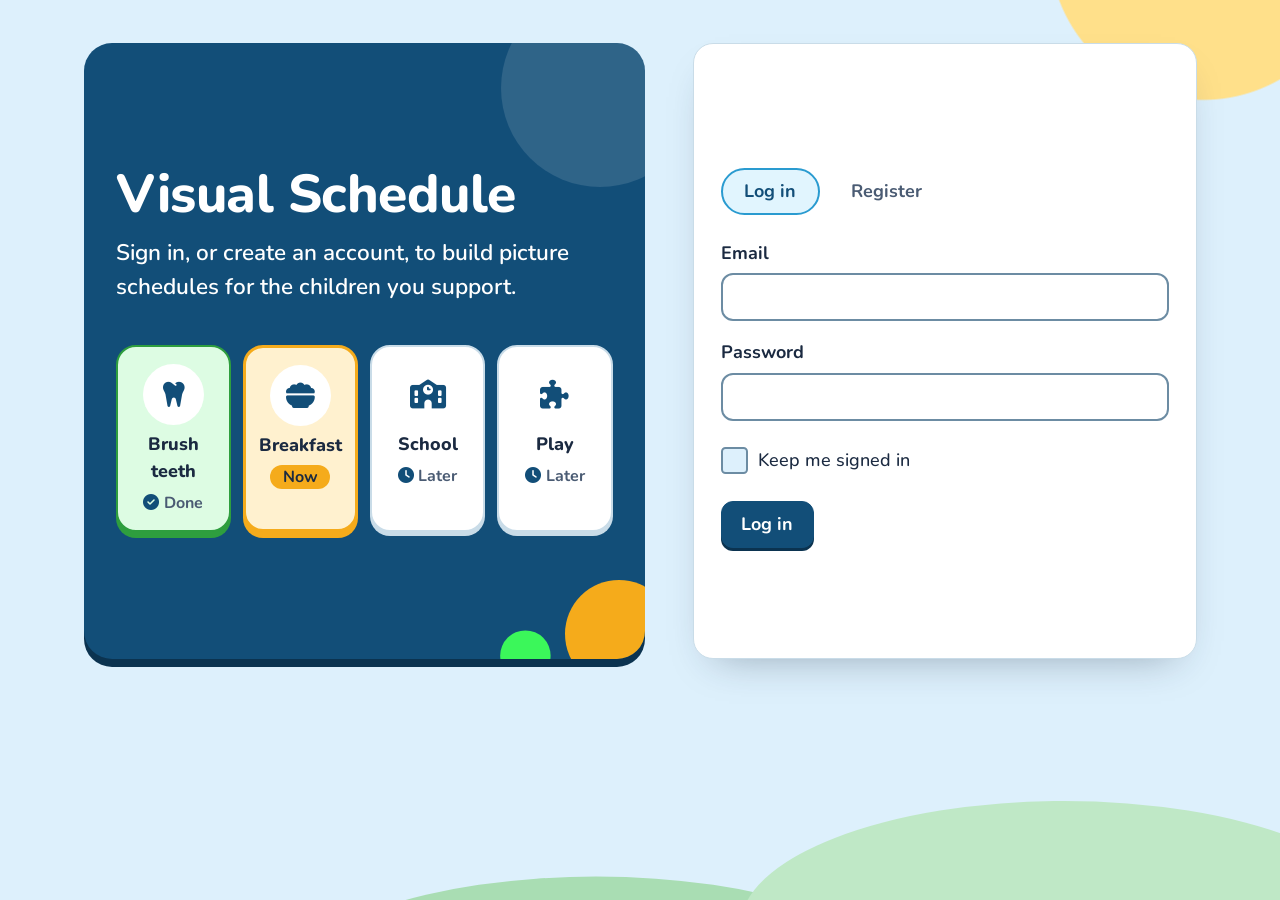
<file: frontend/index.html>
<!doctype html>
<html lang="en">
<head>
  <meta charset="utf-8">
  <meta name="viewport" content="width=device-width, initial-scale=1.0">
  <title>Sign in | Visual Schedule</title>
  <!-- Libraries are pinned and use Subresource Integrity. If the browser console reports an
       integrity mismatch, regenerate the hash for that exact file. -->
  <link rel="stylesheet" href="https://cdn.jsdelivr.net/npm/bootstrap@5.3.8/dist/css/bootstrap.min.css" integrity="sha384-sRIl4kxILFvY47J16cr9ZwB07vP4J8+LH7qKQnuqkuIAvNWLzeN8tE5YBujZqJLB" crossorigin="anonymous">
  <link rel="stylesheet" href="https://cdn.jsdelivr.net/npm/@fortawesome/fontawesome-free@6.7.2/css/all.min.css" integrity="sha384-nRgPTkuX86pH8yjPJUAFuASXQSSl2/bBUiNV47vSYpKFxHJhbcrGnmlYpYJMeD7a" crossorigin="anonymous">
  <!-- Nunito (weights 500 to 800) from Google Fonts. It needs internet; without it the page falls back to the system font and stays readable. -->
  <link rel="preconnect" href="https://fonts.googleapis.com">
  <link rel="preconnect" href="https://fonts.gstatic.com" crossorigin>
  <link href="https://fonts.googleapis.com/css2?family=Nunito:wght@500;600;700;800&display=swap" rel="stylesheet">
  <link rel="stylesheet" href="css/style.css">
</head>
<body data-page="index">
  <a class="skip-link" href="#main">Skip to main content</a>
  <main id="main" class="container py-4" tabindex="-1">
   <div class="auth-layout">
    <section class="auth-hero">
    <h1 class="h2 mb-2">Visual Schedule</h1>
    <p class="lead">Sign in, or create an account, to build picture schedules for the children you support.</p>
    <!-- Decorative preview of the three task states a child sees: done, now, later. -->
    <ol class="demo-strip" aria-hidden="true">
      <li class="demo-key"><span class="demo-pic"><i class="fa-solid fa-tooth"></i></span>Brush teeth<span class="demo-state"><i class="fa-solid fa-circle-check me-1"></i>Done</span></li>
      <li class="demo-key"><span class="demo-pic"><i class="fa-solid fa-bowl-food"></i></span>Breakfast<span class="demo-state">Now</span></li>
      <li class="demo-key"><span class="demo-pic"><i class="fa-solid fa-school"></i></span>School<span class="demo-state"><i class="fa-solid fa-clock me-1"></i>Later</span></li>
      <li class="demo-key"><span class="demo-pic"><i class="fa-solid fa-puzzle-piece"></i></span>Play<span class="demo-state"><i class="fa-solid fa-clock me-1"></i>Later</span></li>
    </ol>
    </section>

    <div class="auth-card">
    <p id="login-notice" class="text-muted" role="status"></p>

    <ul class="nav nav-tabs" id="auth-tabs" role="tablist">
      <li class="nav-item" role="presentation"><button class="nav-link active" id="login-tab" data-bs-toggle="tab" data-bs-target="#login-pane" type="button" role="tab" aria-controls="login-pane" aria-selected="true">Log in</button></li>
      <li class="nav-item" role="presentation"><button class="nav-link" id="register-tab" data-bs-toggle="tab" data-bs-target="#register-pane" type="button" role="tab" aria-controls="register-pane" aria-selected="false">Register</button></li>
    </ul>

    <div class="tab-content pt-3" style="max-width: 32rem;">
      <div class="tab-pane fade show active" id="login-pane" role="tabpanel" aria-labelledby="login-tab">
        <form id="login-form" novalidate>
          <div class="mb-3"><label class="form-label" for="login-email">Email</label><input class="form-control" id="login-email" data-field="email" type="email" autocomplete="email" required></div>
          <div class="mb-3"><label class="form-label" for="login-password">Password</label><input class="form-control" id="login-password" data-field="password" type="password" autocomplete="current-password" required></div>
          <div class="form-check mb-3"><input class="form-check-input" id="login-remember" type="checkbox"><label class="form-check-label" for="login-remember">Keep me signed in</label></div>
          <div id="login-error" class="form-error mb-3" role="alert"></div>
          <button class="btn btn-primary" type="submit">Log in</button>
        </form>
      </div>

      <div class="tab-pane fade" id="register-pane" role="tabpanel" aria-labelledby="register-tab">
        <form id="register-form" novalidate>
          <div class="mb-3"><label class="form-label" for="reg-name">Name</label><input class="form-control" id="reg-name" data-field="name" autocomplete="name" maxlength="100" required></div>
          <div class="mb-3"><label class="form-label" for="reg-email">Email</label><input class="form-control" id="reg-email" data-field="email" type="email" autocomplete="email" required></div>
          <div class="mb-3"><label class="form-label" for="reg-password">Password</label><input class="form-control" id="reg-password" data-field="password" type="password" autocomplete="new-password" required><div class="form-text">8 to 72 characters.</div></div>
          <div class="mb-3">
            <label class="form-label" for="reg-role">I am a</label>
            <select class="form-select" id="reg-role" data-field="role">
              <option value="caregiver">Caregiver</option>
              <option value="occupational_therapist">Occupational therapist</option>
              <option value="sped_teacher">SPED teacher</option>
            </select>
          </div>
          <div id="register-error" class="form-error mb-3" role="alert"></div>
          <button class="btn btn-primary" type="submit">Create account</button>
        </form>
      </div>
    </div>
    </div>
   </div>
  </main>

  <div id="toast-area" class="toast-container position-fixed bottom-0 end-0 p-3" aria-live="polite"></div>

  <script src="https://cdn.jsdelivr.net/npm/bootstrap@5.3.8/dist/js/bootstrap.bundle.min.js" integrity="sha384-FKyoEForCGlyvwx9Hj09JcYn3nv7wiPVlz7YYwJrWVcXK/BmnVDxM+D2scQbITxI" crossorigin="anonymous"></script>
  <script type="module" src="js/script.js"></script>
</body>
</html>
</file>
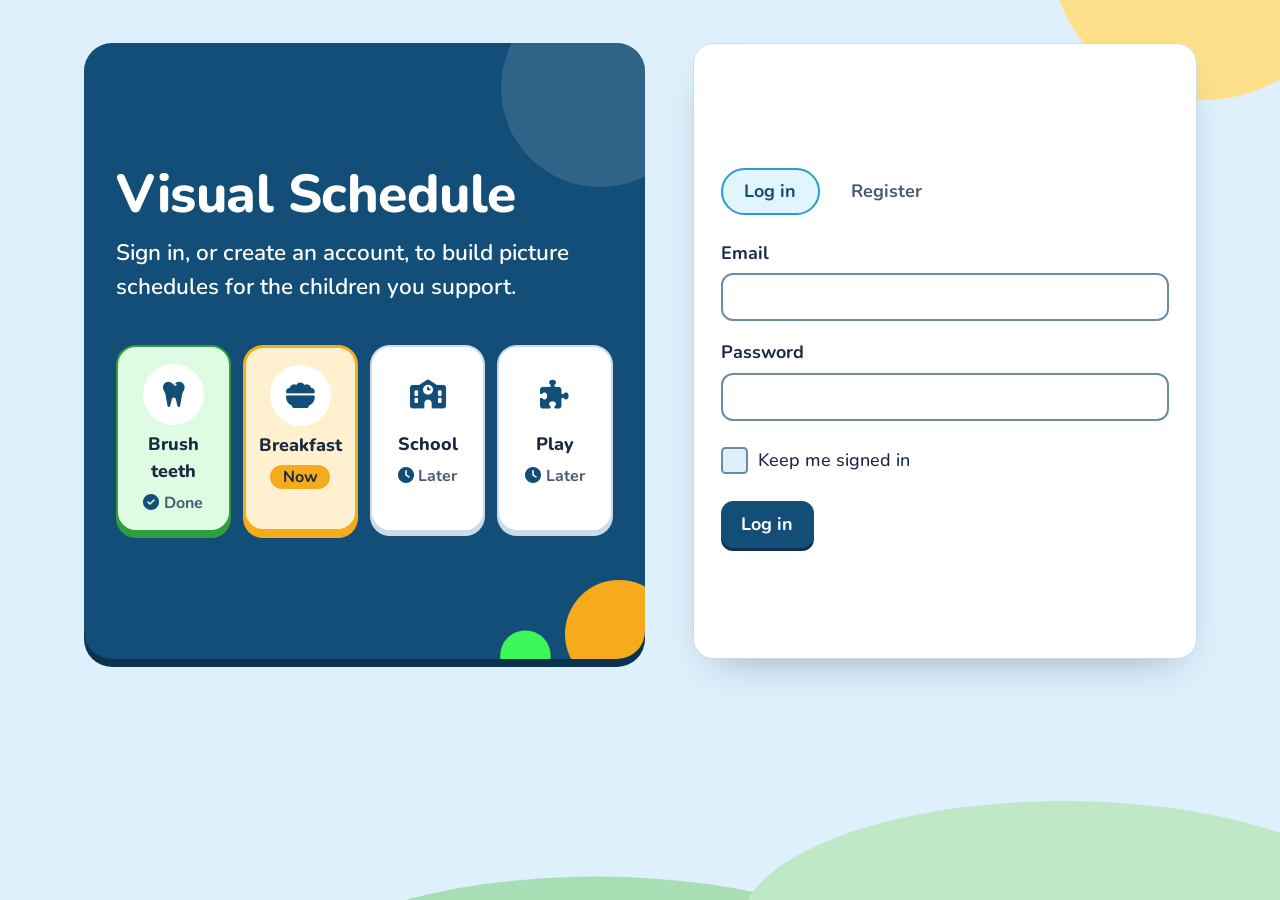
<file: frontend/child-view.html>
<!doctype html>
<html lang="en">
<head>
  <meta charset="utf-8">
  <meta name="viewport" content="width=device-width, initial-scale=1.0">
  <title>Child view | Visual Schedule</title>
  <!-- Libraries are pinned and use Subresource Integrity. If the browser console reports an
       integrity mismatch, regenerate the hash for that exact file. -->
  <link rel="stylesheet" href="https://cdn.jsdelivr.net/npm/bootstrap@5.3.8/dist/css/bootstrap.min.css" integrity="sha384-sRIl4kxILFvY47J16cr9ZwB07vP4J8+LH7qKQnuqkuIAvNWLzeN8tE5YBujZqJLB" crossorigin="anonymous">
  <link rel="stylesheet" href="https://cdn.jsdelivr.net/npm/@fortawesome/fontawesome-free@6.7.2/css/all.min.css" integrity="sha384-nRgPTkuX86pH8yjPJUAFuASXQSSl2/bBUiNV47vSYpKFxHJhbcrGnmlYpYJMeD7a" crossorigin="anonymous">
  <!-- Nunito (weights 500 to 800) from Google Fonts. It needs internet; without it the page falls back to the system font and stays readable. -->
  <link rel="preconnect" href="https://fonts.googleapis.com">
  <link rel="preconnect" href="https://fonts.gstatic.com" crossorigin>
  <link href="https://fonts.googleapis.com/css2?family=Nunito:wght@500;600;700;800&display=swap" rel="stylesheet">
  <link rel="stylesheet" href="css/style.css">
</head>
<body data-page="child-view">
  <a class="skip-link" href="#main">Skip to main content</a>
  <header id="app-header"></header>
  <main id="main" class="container py-4" tabindex="-1">
    <h1 class="visually-hidden">Today's tasks</h1>
    <!-- Child view rules: one primary action in the same place, a large picture with a short word,
         calm feedback, respects reduced motion, optional countdown that only starts on request. Tasks are completed HERE
         (there is no separate task-management page). -->
    <div class="child-view">
      <div class="d-flex justify-content-between align-items-start">
        <div class="cv-header" id="cv-header" hidden>
          <span id="cv-avatar-host"></span>
          <div><p class="cv-name" id="cv-name"></p><p class="cv-date" id="cv-date"></p></div>
        </div>
        <button id="exit-child-view" class="btn btn-outline-secondary btn-sm ms-auto" type="button"><i class="fa-solid fa-right-from-bracket me-1" aria-hidden="true"></i><span id="exit-label">Back to adult screens</span></button>
      </div>

      <div id="cv-live" class="visually-hidden" aria-live="polite" role="status"></div>
      <div id="cv-main" aria-live="polite"></div>

      <section id="strip-section" class="mt-4" hidden>
        <ol id="task-strip" class="task-strip"></ol>
      </section>
    </div>

    <div id="undo-bar" class="undo-bar" hidden>
      <span id="undo-text" class="fs-5"></span>
      <button id="undo-btn" class="btn btn-outline-primary" type="button"></button>
    </div>
  </main>

  <div id="toast-area" class="toast-container position-fixed bottom-0 end-0 p-3" aria-live="polite"></div>

  <script src="https://cdn.jsdelivr.net/npm/bootstrap@5.3.8/dist/js/bootstrap.bundle.min.js" integrity="sha384-FKyoEForCGlyvwx9Hj09JcYn3nv7wiPVlz7YYwJrWVcXK/BmnVDxM+D2scQbITxI" crossorigin="anonymous"></script>
  <script type="module" src="js/child-view.js"></script>
</body>
</html>
</file>
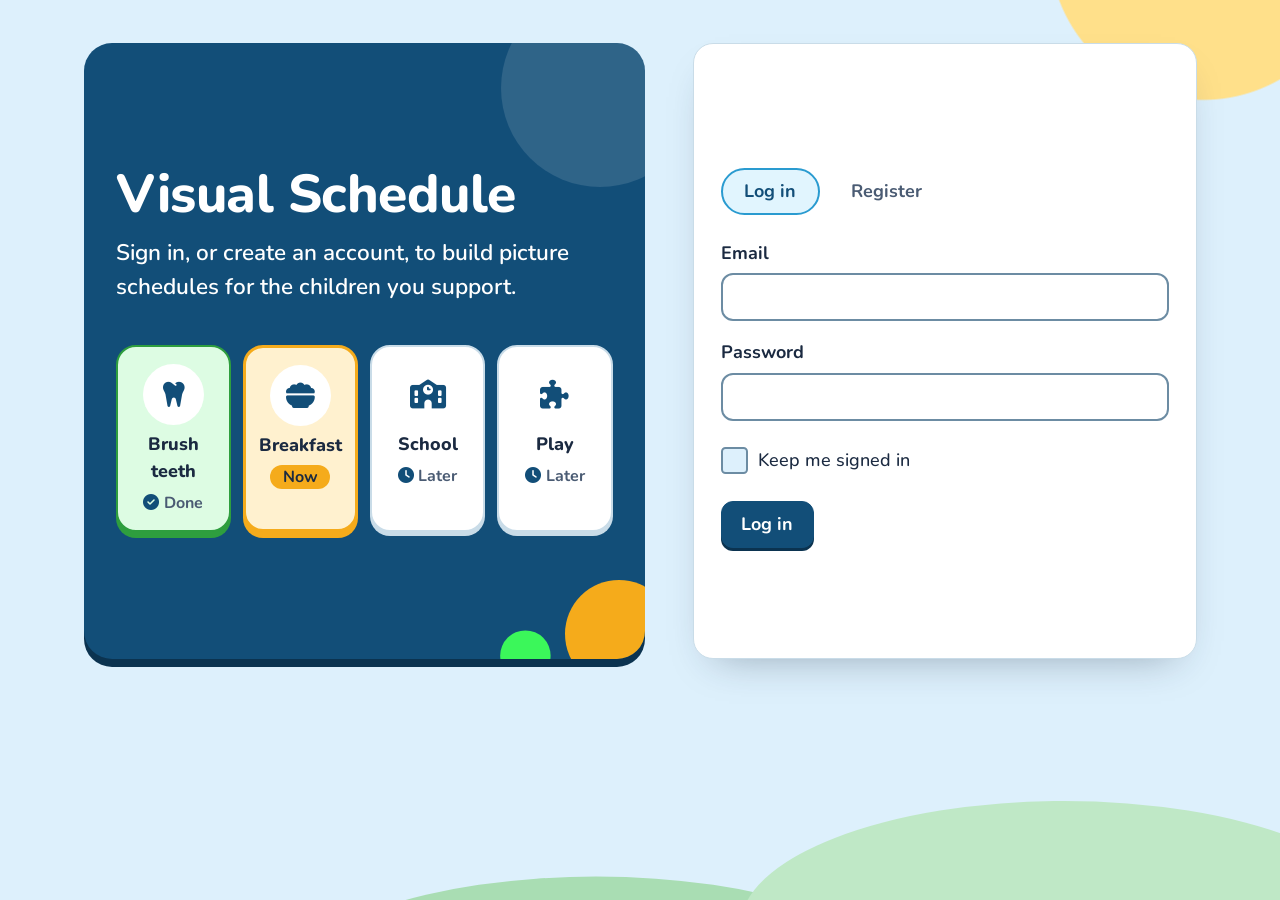
<file: frontend/communication.html>
<!doctype html>
<html lang="en">
<head>
  <meta charset="utf-8">
  <meta name="viewport" content="width=device-width, initial-scale=1.0">
  <title>Talking board | Visual Schedule</title>
  <link rel="stylesheet" href="https://cdn.jsdelivr.net/npm/bootstrap@5.3.8/dist/css/bootstrap.min.css" integrity="sha384-sRIl4kxILFvY47J16cr9ZwB07vP4J8+LH7qKQnuqkuIAvNWLzeN8tE5YBujZqJLB" crossorigin="anonymous">
  <link rel="stylesheet" href="https://cdn.jsdelivr.net/npm/@fortawesome/fontawesome-free@6.7.2/css/all.min.css" integrity="sha384-nRgPTkuX86pH8yjPJUAFuASXQSSl2/bBUiNV47vSYpKFxHJhbcrGnmlYpYJMeD7a" crossorigin="anonymous">
  <!-- Nunito (weights 500 to 800) from Google Fonts. It needs internet; without it the page falls back to the system font and stays readable. -->
  <link rel="preconnect" href="https://fonts.googleapis.com">
  <link rel="preconnect" href="https://fonts.gstatic.com" crossorigin>
  <link href="https://fonts.googleapis.com/css2?family=Nunito:wght@500;600;700;800&display=swap" rel="stylesheet">
  <link rel="stylesheet" href="css/style.css">
</head>
<body data-page="communication">
  <a class="skip-link" href="#main">Skip to main content</a>
  <header id="app-header"></header>
  <main id="main" class="container py-4" tabindex="-1">
    <h1 class="h2 mb-1" id="talk-title">Talking board</h1>
    <p class="text-muted" id="talk-help">Tap a picture to say the word. Tap several pictures to build a sentence.</p>

    <!-- Sentence strip: the words chosen so far and the buttons that act on them. -->
    <section class="sentence-strip" aria-labelledby="sentence-h">
      <h2 id="sentence-h" class="visually-hidden">Sentence</h2>
      <ol id="sentence" class="sentence-words" aria-live="polite"></ol>
      <div class="sentence-actions">
        <button id="speak-btn" type="button" class="btn btn-success btn-lg"><i class="fa-solid fa-volume-high me-2" aria-hidden="true"></i><span id="speak-label">Speak</span></button>
        <button id="clear-btn" type="button" class="btn btn-outline-danger btn-lg"><i class="fa-solid fa-xmark me-2" aria-hidden="true"></i><span id="clear-label">Clear</span></button>
      </div>
      <p id="voice-note" class="small text-muted mb-0 mt-2" hidden></p>
    </section>

    <div id="cat-tabs" class="cat-tabs" role="group" aria-label="Categories"></div>
    <div id="card-grid" class="card-grid"></div>

    <!-- Adult tools: add or delete the cards that belong to this account. -->
    <section class="card p-3 mt-4" aria-labelledby="tools-h">
      <h2 id="tools-h" class="h5 mb-0">
        <button class="btn btn-link p-0 text-decoration-none fw-semibold" type="button" data-bs-toggle="collapse" data-bs-target="#tools-body" aria-expanded="false" aria-controls="tools-body">
          <i class="fa-solid fa-screwdriver-wrench me-2" aria-hidden="true"></i>Caregiver tools
        </button>
      </h2>
      <div class="collapse" id="tools-body">
        <form id="card-form" class="mt-3" novalidate style="max-width: 38rem;">
          <div class="row g-3">
            <div class="col-sm-6">
              <label class="form-label" for="card-label">Word to speak</label>
              <input class="form-control" id="card-label" maxlength="30" autocomplete="off" placeholder="e.g. Banana">
            </div>
            <div class="col-sm-6">
              <label class="form-label" for="card-category">Category</label>
              <select class="form-select" id="card-category"></select>
            </div>
            <div class="col-sm-6">
              <label class="form-label" for="card-label-fil">Filipino word <span class="text-muted">(optional)</span></label>
              <input class="form-control" id="card-label-fil" maxlength="30" autocomplete="off" placeholder="e.g. Saging">
              <div class="form-text">Spoken instead of the word above when the language is Filipino.</div>
            </div>
            <div class="col-12" id="new-category-wrap" hidden>
              <label class="form-label" for="card-new-category">New category name</label>
              <input class="form-control" id="card-new-category" maxlength="30" autocomplete="off" placeholder="e.g. Toys">
            </div>
            <div class="col-12">
              <fieldset><legend class="form-label fs-6">Picture</legend>
                <div id="picture-picker" class="picture-picker"></div>
              </fieldset>
            </div>
            <div class="col-12">
              <label class="form-label" for="card-photo">Or use your own photo <span class="text-muted">(optional)</span></label>
              <input class="form-control" id="card-photo" type="file" accept="image/*">
              <div class="form-text">The photo is cropped to a square and shrunk, then kept with your account. Only use photos you are allowed to use. You can keep up to 30 photo cards.</div>
              <div id="photo-preview" class="photo-preview mt-2" hidden>
                <img id="photo-preview-img" alt="Preview of the chosen photo" width="96" height="96">
                <button type="button" class="btn btn-outline-secondary btn-sm" id="photo-remove"><i class="fa-solid fa-xmark me-1" aria-hidden="true"></i>Remove photo</button>
              </div>
            </div>
          </div>
          <div id="card-form-error" class="form-error mt-2" role="alert"></div>
          <button class="btn btn-primary mt-2" id="card-save" type="submit"><i class="fa-solid fa-plus me-2" aria-hidden="true"></i>Add card</button>
        </form>

        <h3 class="h6 mt-4">Your cards</h3>
        <p class="text-muted small mb-2" id="my-cards-empty">You have not added any cards yet. The starter cards cannot be deleted.</p>
        <ul id="my-cards" class="list-unstyled mb-0"></ul>
      </div>
    </section>
  </main>

  <div id="toast-area" class="toast-container position-fixed bottom-0 end-0 p-3" aria-live="polite"></div>

  <script src="https://cdn.jsdelivr.net/npm/bootstrap@5.3.8/dist/js/bootstrap.bundle.min.js" integrity="sha384-FKyoEForCGlyvwx9Hj09JcYn3nv7wiPVlz7YYwJrWVcXK/BmnVDxM+D2scQbITxI" crossorigin="anonymous"></script>
  <script type="module" src="js/communication.js"></script>
</body>
</html>
</file>
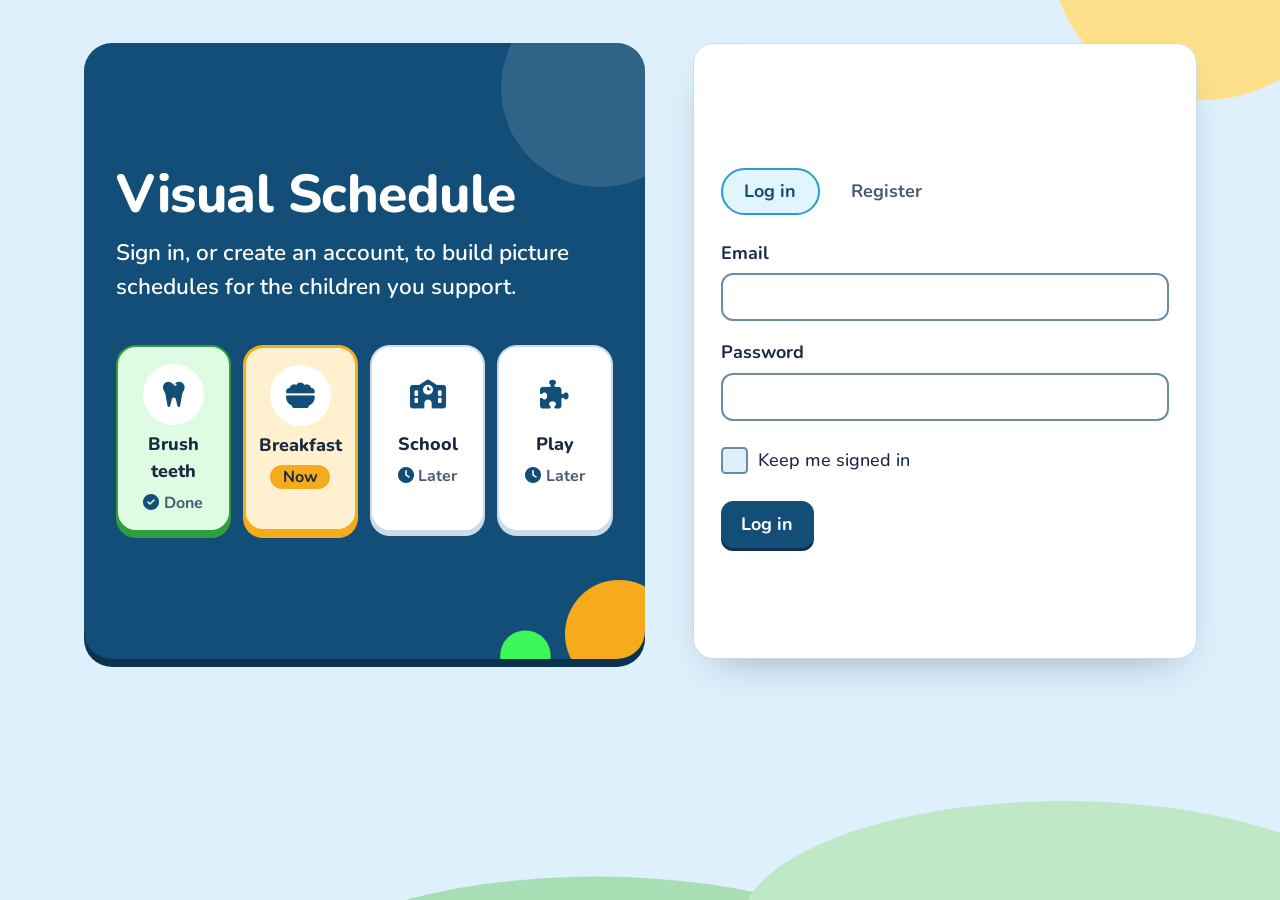
<file: frontend/dashboard.html>
<!doctype html>
<html lang="en">
<head>
  <meta charset="utf-8">
  <meta name="viewport" content="width=device-width, initial-scale=1.0">
  <title>Dashboard | Visual Schedule</title>
  <!-- Libraries are pinned and use Subresource Integrity. If the browser console reports an
       integrity mismatch, regenerate the hash for that exact file. -->
  <link rel="stylesheet" href="https://cdn.jsdelivr.net/npm/bootstrap@5.3.8/dist/css/bootstrap.min.css" integrity="sha384-sRIl4kxILFvY47J16cr9ZwB07vP4J8+LH7qKQnuqkuIAvNWLzeN8tE5YBujZqJLB" crossorigin="anonymous">
  <link rel="stylesheet" href="https://cdn.jsdelivr.net/npm/@fortawesome/fontawesome-free@6.7.2/css/all.min.css" integrity="sha384-nRgPTkuX86pH8yjPJUAFuASXQSSl2/bBUiNV47vSYpKFxHJhbcrGnmlYpYJMeD7a" crossorigin="anonymous">
  <!-- Nunito (weights 500 to 800) from Google Fonts. It needs internet; without it the page falls back to the system font and stays readable. -->
  <link rel="preconnect" href="https://fonts.googleapis.com">
  <link rel="preconnect" href="https://fonts.gstatic.com" crossorigin>
  <link href="https://fonts.googleapis.com/css2?family=Nunito:wght@500;600;700;800&display=swap" rel="stylesheet">
  <link rel="stylesheet" href="css/style.css">
</head>
<body data-page="dashboard">
  <a class="skip-link" href="#main">Skip to main content</a>
  <header id="app-header"></header>
  <main id="main" class="container py-4" tabindex="-1">
    <h1 class="h2 mb-4">Dashboard</h1>

    <div id="dash-error" class="error-banner mb-4" role="alert" hidden>
      <span id="dash-error-text"></span>
      <button class="btn btn-outline-primary btn-sm ms-2" id="dash-retry" type="button">Retry</button>
    </div>

    <section aria-labelledby="stats-h" class="mb-4">
      <h2 id="stats-h" class="visually-hidden">Today at a glance</h2>
      <div class="row g-3" id="stat-cards">
        <div class="col-md-4"><div class="card stat-card p-3 h-100"><div class="text-muted"><i class="fa-solid fa-user-group me-2" aria-hidden="true"></i>Total Children</div><div class="stat-number" id="stat-children">–</div></div></div>
        <div class="col-md-4"><div class="card stat-card p-3 h-100"><div class="text-muted"><i class="fa-solid fa-circle-check me-2" aria-hidden="true"></i>Tasks Completed Today</div><div class="stat-number" id="stat-completed">–</div></div></div>
        <div class="col-md-4"><div class="card stat-card p-3 h-100"><div class="text-muted"><i class="fa-solid fa-calendar-day me-2" aria-hidden="true"></i>Upcoming Routines</div><div class="stat-number" id="stat-upcoming">–</div><div class="small text-muted">Schedules from today with a task still to do</div></div></div>
      </div>
    </section>

    <section aria-labelledby="children-h">
      <div class="d-flex justify-content-between align-items-center mb-3">
        <h2 id="children-h" class="h4 mb-0">Children</h2>
        <button class="btn btn-primary" id="add-child-btn" type="button"><i class="fa-solid fa-plus me-2" aria-hidden="true"></i>Add child</button>
      </div>
      <div id="children-list" class="row g-3"></div>
    </section>

    <div class="modal fade" id="child-modal" tabindex="-1" aria-labelledby="child-modal-title" aria-hidden="true">
      <div class="modal-dialog"><form class="modal-content" id="child-form" novalidate>
        <div class="modal-header"><h2 class="modal-title h5" id="child-modal-title">Add child</h2><button type="button" class="btn-close" data-bs-dismiss="modal" aria-label="Close"></button></div>
        <div class="modal-body">
          <p class="small text-muted">Use a first name only. Do not enter surnames or other identifying details.</p>
          <div class="mb-3"><label class="form-label" for="child-name">First name</label><input class="form-control" id="child-name" data-field="name" maxlength="100" required></div>
          <div class="mb-3"><label class="form-label" for="child-age">Age (1 to 18)</label><input class="form-control" id="child-age" data-field="age" type="number" min="1" max="18" inputmode="numeric" required></div>
          <div class="mb-3"><label class="form-label" for="child-domain">Delay category</label><select class="form-select" id="child-domain" data-field="delay_domain" required></select></div>
          <div class="mb-3"><label class="form-label" for="child-notes">Notes (optional)</label><textarea class="form-control" id="child-notes" data-field="notes" maxlength="500" rows="3"></textarea></div>
          <fieldset class="mb-3"><legend class="form-label fs-6">Avatar</legend><div class="avatar-picker" id="avatar-picker"></div></fieldset>
          <div id="child-form-error" class="form-error" role="alert"></div>
        </div>
        <div class="modal-footer"><button type="button" class="btn btn-outline-secondary" data-bs-dismiss="modal">Cancel</button><button type="submit" class="btn btn-primary" id="child-save">Save</button></div>
      </form></div>
    </div>
  </main>

  <div id="toast-area" class="toast-container position-fixed bottom-0 end-0 p-3" aria-live="polite"></div>

  <script src="https://cdn.jsdelivr.net/npm/bootstrap@5.3.8/dist/js/bootstrap.bundle.min.js" integrity="sha384-FKyoEForCGlyvwx9Hj09JcYn3nv7wiPVlz7YYwJrWVcXK/BmnVDxM+D2scQbITxI" crossorigin="anonymous"></script>
  <script type="module" src="js/dashboard.js"></script>
</body>
</html>
</file>
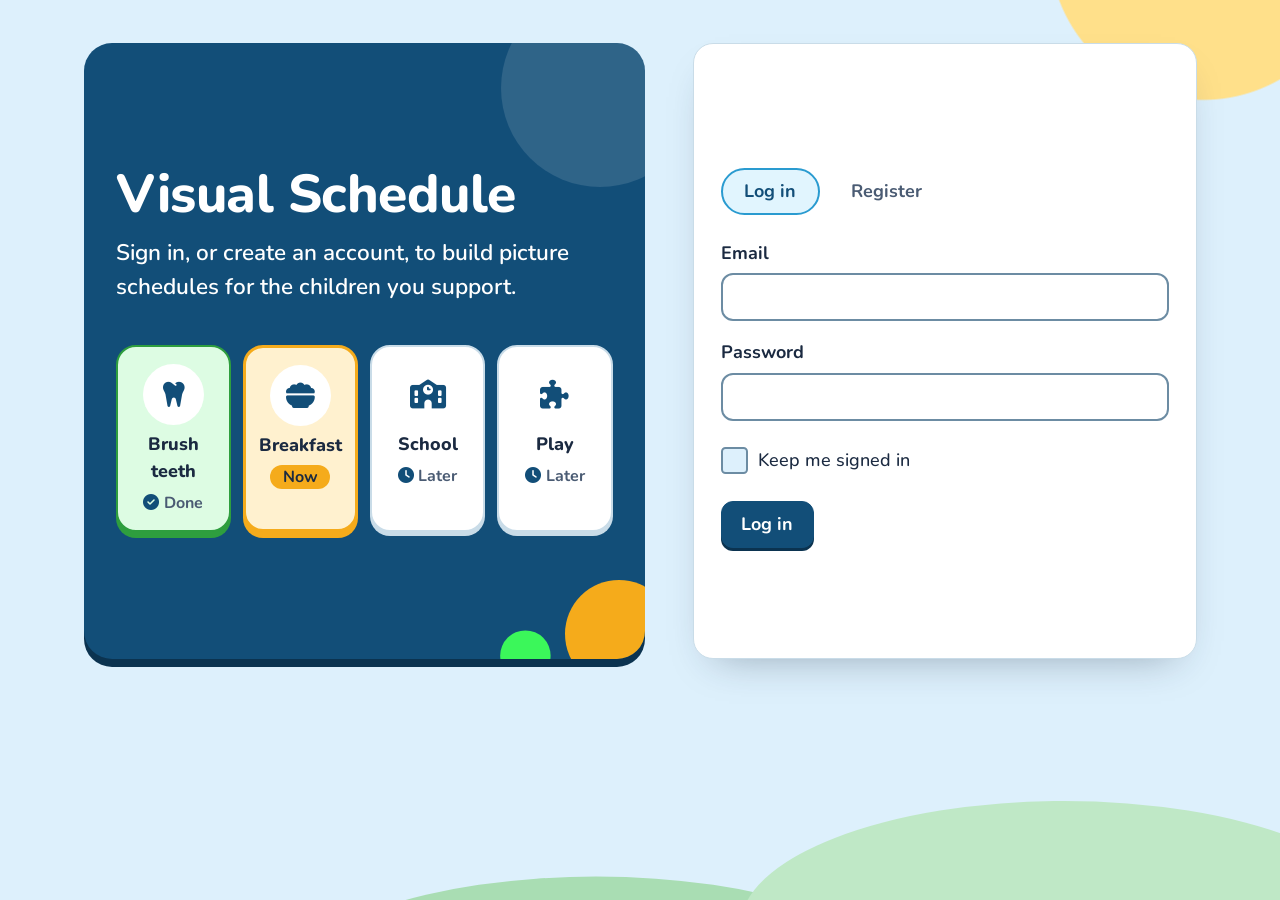
<file: frontend/settings.html>
<!doctype html>
<html lang="en">
<head>
  <meta charset="utf-8">
  <meta name="viewport" content="width=device-width, initial-scale=1.0">
  <title>Settings | Visual Schedule</title>
  <!-- Libraries are pinned and use Subresource Integrity. If the browser console reports an
       integrity mismatch, regenerate the hash for that exact file. -->
  <link rel="stylesheet" href="https://cdn.jsdelivr.net/npm/bootstrap@5.3.8/dist/css/bootstrap.min.css" integrity="sha384-sRIl4kxILFvY47J16cr9ZwB07vP4J8+LH7qKQnuqkuIAvNWLzeN8tE5YBujZqJLB" crossorigin="anonymous">
  <link rel="stylesheet" href="https://cdn.jsdelivr.net/npm/@fortawesome/fontawesome-free@6.7.2/css/all.min.css" integrity="sha384-nRgPTkuX86pH8yjPJUAFuASXQSSl2/bBUiNV47vSYpKFxHJhbcrGnmlYpYJMeD7a" crossorigin="anonymous">
  <!-- Nunito (weights 500 to 800) from Google Fonts. It needs internet; without it the page falls back to the system font and stays readable. -->
  <link rel="preconnect" href="https://fonts.googleapis.com">
  <link rel="preconnect" href="https://fonts.gstatic.com" crossorigin>
  <link href="https://fonts.googleapis.com/css2?family=Nunito:wght@500;600;700;800&display=swap" rel="stylesheet">
  <link rel="stylesheet" href="css/style.css">
</head>
<body data-page="settings">
  <a class="skip-link" href="#main">Skip to main content</a>
  <header id="app-header"></header>
  <main id="main" class="container py-4" tabindex="-1">
    <h1 class="h2 mb-4">Settings</h1>

    <form id="settings-form" novalidate style="max-width: 40rem;">
      <div class="card p-3 mb-4"><fieldset><legend class="h5"><i class="fa-solid fa-circle-user me-2" aria-hidden="true"></i>Profile</legend>
        <div class="mb-3"><label class="form-label" for="set-name">Name</label><input class="form-control" id="set-name" data-field="name" autocomplete="name" maxlength="100"></div>
        <div class="mb-3"><label class="form-label" for="set-email">Email</label><input class="form-control" id="set-email" data-field="email" type="email" autocomplete="email"></div>
        <div class="mb-3"><label class="form-label" for="set-role">Role</label>
          <select class="form-select" id="set-role" data-field="role">
            <option value="caregiver">Caregiver</option>
            <option value="occupational_therapist">Occupational therapist</option>
            <option value="sped_teacher">SPED teacher</option>
          </select></div>
      </fieldset></div>

      <div class="card p-3 mb-4"><fieldset><legend class="h5"><i class="fa-solid fa-bell me-2" aria-hidden="true"></i>Notifications</legend>
        <p class="small text-muted">These choices are saved with your account, but this version does not send any emails or messages.</p>
        <div class="form-check form-switch mb-2"><input class="form-check-input" id="set-notify-daily" type="checkbox" role="switch"><label class="form-check-label" for="set-notify-daily">Daily summary</label></div>
        <div class="form-check form-switch mb-2"><input class="form-check-input" id="set-notify-task" type="checkbox" role="switch"><label class="form-check-label" for="set-notify-task">Task reminders</label></div>
        <div class="form-check form-switch mb-2"><input class="form-check-input" id="set-notify-weekly" type="checkbox" role="switch"><label class="form-check-label" for="set-notify-weekly">Weekly report</label></div>
      </fieldset></div>

      <div class="card p-3 mb-4"><fieldset><legend class="h5"><i class="fa-solid fa-universal-access me-2" aria-hidden="true"></i>Accessibility</legend>
        <p class="small text-muted">Text size and contrast change as soon as you pick them. Press Save to keep them.</p>
        <div class="mb-3"><label class="form-label" for="set-font">Text size</label>
          <select class="form-select" id="set-font"><option value="S">Small</option><option value="M" selected>Medium</option><option value="L">Large</option></select></div>
        <div class="mb-3"><label class="form-label" for="set-contrast">Contrast</label>
          <select class="form-select" id="set-contrast"><option value="normal" selected>Normal</option><option value="high">High</option></select></div>
        <div class="form-check form-switch mb-2"><input class="form-check-input" id="set-sound" type="checkbox" role="switch"><label class="form-check-label" for="set-sound">Play a soft sound when a task is done</label></div>
        <div class="mb-2"><label class="form-label" for="set-voice-rate">Speaking speed: <output id="voice-rate-out">0.85</output>x</label>
          <input class="form-range" id="set-voice-rate" type="range" min="0.5" max="1.4" step="0.05" value="0.85" aria-describedby="voice-rate-help">
          <div class="form-text" id="voice-rate-help">How fast the talking board and the spoken messages speak. This is saved on this device only.</div>
          <button class="btn btn-outline-primary btn-sm mt-1" id="voice-test" type="button"><i class="fa-solid fa-volume-high me-1" aria-hidden="true"></i>Test voice</button>
          <span id="voice-note" class="small text-muted ms-2" role="status" aria-live="polite"></span></div>
      </fieldset></div>

      <div class="card p-3 mb-4"><fieldset><legend class="h5"><i class="fa-solid fa-language me-2" aria-hidden="true"></i>Language</legend>
        <div class="mb-3"><label class="form-label" for="set-language">Language</label>
          <select class="form-select" id="set-language"><option value="en" selected>English</option><option value="fil">Filipino</option></select>
          <div class="form-text">Filipino covers the menu, child view, and the talking board. The other pages stay in English.</div></div>
      </fieldset></div>

      <div id="settings-error" class="form-error mb-3" role="alert"></div>
      <div id="settings-status" class="mb-3" role="status"></div>
      <button class="btn btn-primary" id="settings-save" type="submit">Save settings</button>
    </form>
  </main>

  <div id="toast-area" class="toast-container position-fixed bottom-0 end-0 p-3" aria-live="polite"></div>

  <script src="https://cdn.jsdelivr.net/npm/bootstrap@5.3.8/dist/js/bootstrap.bundle.min.js" integrity="sha384-FKyoEForCGlyvwx9Hj09JcYn3nv7wiPVlz7YYwJrWVcXK/BmnVDxM+D2scQbITxI" crossorigin="anonymous"></script>
  <script type="module" src="js/settings.js"></script>
</body>
</html>
</file>
<file: frontend/css/style.css>
/* =====================================================================
   Visual Schedule: design tokens and shared styles (v2e look and feel)

   Idea: the adult screens stay quiet and crisp; everything a child touches (the talking board keys,
   the Done button, the child picker) is a chunky "toy key" with a thick bottom edge that presses down.
   Colour comes in six pastel families (sky, apricot, lilac, mint, rose, sun). Each family has a soft tint
   for surfaces, a mid edge for borders and a dark ink for text and icons, so colour is never the only cue.

   From the instructor's PDF: blue #4A90D9, green #7ED321 and yellow #F5A623 are kept (brand tile and sky edge,
   Done button, Now state), 12px corners on standard controls, 16px minimum text, 44px touch targets,
   one breakpoint at 768px. Check every colour pair again with a contrast checker after any change.

   Not to be broken: html.fs-S/M/L scaling, html.contrast-high, :focus-visible rings,
   prefers-reduced-motion, and the CSS variables that progress.js reads for the charts
   (--color-action, --color-text, --color-border).
   ===================================================================== */

:root {
  /* Core colour */
  --color-brand-blue: #124E78;      /* Yale Blue (v2h); the PDF's #4A90D9 is replaced by the team's palette */
  --color-action: #124E78;          /* primary buttons, links, outline buttons: Yale Blue (9:1 on white, white text on it 9:1) */
  --color-action-dark: #0B3350;
  --color-done: #3BF75A;            /* electric green: Done button, with a check icon; dark text */
  --color-done-edge: #1F9E3A;
  --color-done-ink: #14591F;        /* green text on white */
  --color-now: #F5AB1B;             /* amber honey: the task happening now, with the word Now; dark text */
  --color-text: #1B2A41;            /* ink navy, not black */
  --color-muted: #4A5B73;
  --color-bg: #DDF0FC;              /* soft sky blue canvas (v3); white cards and solid colour blocks stand out on it, and the active menu tab uses it so it merges into the page */
  --color-surface: #FFFFFF;
  --color-border: #C9DCE8;          /* soft dividers */
  --color-field: #6C8CA3;           /* borders of inputs and outline buttons (3:1 on white) */
  --color-error: #B42318;           /* always with an icon and words */
  --color-selected: #E1F3FD;

  /* Pastel families: tint (surface), edge (border and key edge), ink (text and icons on tint or white) */
  --sky-tint: #E1F5FE;     --sky-edge: #2A9BD0;     --sky-ink: #0F5F86;
  --apricot-tint: #FFE8D6; --apricot-edge: #E27424; --apricot-ink: #8F3E08;
  --lilac-tint: #FAE6F7;   --lilac-edge: #B35AA5;   --lilac-ink: #7A2B6E;
  --mint-tint: #DDFCE3;    --mint-edge: #2E9E3E;    --mint-ink: #1B6B2A;
  --rose-tint: #F4E4D8;    --rose-edge: #A25216;    --rose-ink: #7C3C0E;
  --sun-tint: #FFF1CF;     --sun-edge: #B87708;     --sun-ink: #6B4300;

  /* Solid colour blocks (v2f): the PDF's blue, green and yellow at full strength, plus three more crayons.
     Each is paired with the text colour that passes 4.5:1 on it: white on the blue, violet, orange, teal and deep
     green; ink on the bright green and the yellow. */
  --blue-solid: #124E78;   --blue-edge: #0B3350;      /* Yale Blue */
  --lime-solid: #3BF75A;   --lime-edge: #1F9E3A;      /* electric green, ink text */
  --yellow-solid: #F5AB1B; --yellow-edge: #B87708;    /* amber honey, ink text */
  --green-deep: #47792A;   --green-deep-edge: #305419;   /* sage green, deepened from #5B9537 so white text is 5.2:1 */
  --violet-solid: #685973; --violet-edge: #4A3F53;   /* dusty lavender */
  --orange-solid: #A25216; --orange-edge: #753A0E;   /* chocolate brown */
  --teal-solid: #12785E;   --teal-edge: #0B5340;     /* jungle teal */
  /* v2g: the pale set (dark text on these) */
  --cyan-solid: #51C1F5;   --cyan-edge: #1C7FB0;     /* deep sky blue */
  --coral-solid: #FF8C42; --coral-edge: #B84E10;    /* pumpkin spice */
  --lavender-solid: #E090D4; --lavender-ink: #6A1F5E;   /* plum */
  --yellow-ink: #6B4300;
  /* v2h: softer versions (about half strength) for big surfaces; the full colours stay on small keys, tabs and buttons */
  --lime-soft: color-mix(in srgb, var(--lime-solid) 50%, #fff);     --yellow-soft: color-mix(in srgb, var(--yellow-solid) 50%, #fff);
  --cyan-soft: color-mix(in srgb, var(--cyan-solid) 50%, #fff);     --coral-soft: color-mix(in srgb, var(--coral-solid) 50%, #fff);
  --icon-color: var(--blue-solid);                    /* one colour for every picture */
  --chart-1: #A8E0FA; --chart-2: #9DFBAC; --chart-3: #FAD58D;   /* v2i: half-strength versions of the five colours, as fixed hex because Chart.js cannot read color-mix() */
  --chart-4: #F0C8EA; --chart-5: #FFC6A1;   /* bar fills, outlined in --color-action */

  /* Schedule categories (always shown with the category word too) */
  --cat-hygiene: var(--sky-ink);
  --cat-food: var(--apricot-ink);
  --cat-school: var(--lilac-ink);
  --cat-play: var(--mint-ink);

  /* Type: Nunito from Google Fonts (loaded in each page head), system fonts if it cannot load.
     The root size changes with the settings classes below; everything else uses rem. */
  --font-stack: "Nunito", system-ui, -apple-system, "Segoe UI", Roboto, "Helvetica Neue", Arial, sans-serif;
  --line-height: 1.5;
  --text-sm: max(.89rem, 16px);     /* the smallest text is never under 16px at any text size */

  /* Spacing and shape */
  --space-1: 4px; --space-2: 8px; --space-3: 12px; --space-4: 16px;
  --space-5: 24px; --space-6: 32px; --space-7: 48px;
  --radius: 12px;                   /* from the PDF: standard controls and cards */
  --radius-lg: 20px;                /* big child-facing surfaces */
  --radius-xl: 28px;
  --shadow: 0 1px 2px rgba(27, 42, 65, .08), 0 6px 16px -8px rgba(27, 42, 65, .18);
  --shadow-lift: 0 18px 40px -22px rgba(27, 42, 65, .4);

  /* Targets */
  --target-min: 44px;               /* touch targets are at least 44x44 px */
  --target-child: 64px;             /* child view */
  --input-height: 48px;
  --focus-ring: 0 0 0 3px #fff, 0 0 0 6px var(--color-action);

  /* Bootstrap hooks so its own components pick up the same look */
  --bs-body-font-family: var(--font-stack);
  --bs-body-font-weight: 500;
  --bs-body-color: var(--color-text);
  --bs-body-bg: var(--color-bg);
  --bs-border-color: var(--color-border);
  --bs-link-color: var(--color-action);
  --bs-link-hover-color: var(--color-action-dark);
}

/* ---- Settings: font size (S / M / L) set on <html> by applySettings() ---- */
html { font-size: 18px; }                 /* M (default); never below 16px */
html.fs-S { font-size: 16px; }
html.fs-L { font-size: 20px; }

/* ---- Settings: high contrast set on <html> by applySettings() ----
   Every tint becomes white and every edge black, so all the pastel surfaces turn into plain outlined ones. */
html.contrast-high {
  --color-text: #000000;
  --color-muted: #000000;
  --color-bg: #FFFFFF;
  --color-border: #000000;
  --color-field: #000000;
  --color-action: #1E4E8C;
  --color-action-dark: #163A68;
  --color-selected: #FFFFFF;
  --blue-solid: #000000;   --blue-edge: #000000;   --lime-solid: #FFFFFF; --lime-edge: #000000;
  --yellow-solid: #FFFFFF; --yellow-edge: #000000; --green-deep: #000000; --green-deep-edge: #000000;
  --violet-solid: #000000; --violet-edge: #000000; --orange-solid: #000000; --orange-edge: #000000;
  --teal-solid: #000000;   --teal-edge: #000000;
  --cyan-solid: #FFFFFF;   --cyan-edge: #000000;   --coral-solid: #FFFFFF; --coral-edge: #000000;
  --lavender-solid: #FFFFFF; --lavender-ink: #000000; --yellow-ink: #000000;
  --chart-1: #000000; --chart-2: #000000; --chart-3: #000000; --chart-4: #000000; --chart-5: #000000;   /* solid black bars */
  --color-done-edge: #000000;
  --color-done-ink: #000000;
  --sky-tint: #FFFFFF;     --sky-edge: #000000;     --sky-ink: #000000;
  --apricot-tint: #FFFFFF; --apricot-edge: #000000; --apricot-ink: #000000;
  --lilac-tint: #FFFFFF;   --lilac-edge: #000000;   --lilac-ink: #000000;
  --mint-tint: #FFFFFF;    --mint-edge: #000000;    --mint-ink: #000000;
  --rose-tint: #FFFFFF;    --rose-edge: #000000;    --rose-ink: #000000;
  --sun-tint: #FFFFFF;     --sun-edge: #000000;     --sun-ink: #000000;
}
html.contrast-high .card,
html.contrast-high .form-control,
html.contrast-high .form-select,
html.contrast-high .timeline-item,
html.contrast-high .activity-card,
html.contrast-high .task-chip,
html.contrast-high .auth-card,
html.contrast-high .creator-toolbar,
html.contrast-high #charts > section { border: 2px solid #000; box-shadow: none; }
html.contrast-high .text-muted { color: #000 !important; }
html.contrast-high .timeline-item.selected { outline: 4px solid #000; }

html { scroll-padding-top: 1rem; }
body {
  font-family: var(--font-stack);
  font-weight: 500;
  line-height: var(--line-height);
  color: var(--color-text);
  background: var(--color-bg);
  -webkit-font-smoothing: antialiased;
}
h1, h2, h3, h4, h5, h6, .h1, .h2, .h3, .h4, .h5, .h6 { font-weight: 800; letter-spacing: -.01em; line-height: 1.2; }
strong, b, .fw-semibold { font-weight: 700 !important; }
legend { font-weight: 800; }
.lead { font-weight: 600; color: var(--color-muted); }

/* Small text stays readable: never under 16px. */
small, .small, .form-text, .badge-unsaved, .field-error, .form-error { font-size: var(--text-sm); }

/* ---- Accessibility basics ---- */
.skip-link {
  position: absolute; left: -999px; top: 0;
  background: var(--color-surface); padding: var(--space-3); z-index: 2000; border-radius: var(--radius); font-weight: 700;
}
.skip-link:focus { left: var(--space-3); top: var(--space-3); }

:focus-visible { outline: none; box-shadow: var(--focus-ring); }
main:focus { outline: none; }

@media (prefers-reduced-motion: reduce) {
  * { animation: none !important; transition: none !important; scroll-behavior: auto !important; }
}

/* Flexible images */
img { max-width: 100%; height: auto; }

/* =====================================================================
   Icon colours (v2g): every picture uses one colour (--icon-color, cerulean) so the screens stay calm.
   The picture, the word and the tint behind it carry the meaning, never colour alone.
   ===================================================================== */
i[class*="fa-"] { --ic: var(--icon-color); }

:is(.talk-pic, .sentence-word, .pic-label, .my-card-pic, .task-icon, .task-chip-icon, .activity-icon,
    .timeline-main, .avatar, .avatar-picker label, .demo-key, #ts-icon) i[class*="fa-"],
#ts-icon { color: var(--ic, var(--k-ink, var(--color-action))); }
html.contrast-high :is(.talk-pic, .sentence-word, .pic-label, .my-card-pic, .task-icon, .task-chip-icon, .activity-icon,
    .timeline-main, .avatar, .avatar-picker label, .demo-key, #ts-icon) i[class*="fa-"],
html.contrast-high #ts-icon { color: #000; }

/* =====================================================================
   Buttons and forms
   ===================================================================== */
.btn {
  --bs-btn-font-weight: 700;
  --bs-btn-border-radius: var(--radius);
  --bs-btn-padding-x: 1.1rem;
  --bs-btn-padding-y: .5rem;
  --bs-btn-font-size: 1rem;
  display: inline-flex; align-items: center; justify-content: center; text-align: center;
  min-height: var(--target-min); min-width: var(--target-min);
  transition: background-color .15s ease, border-color .15s ease, color .15s ease, transform .12s ease, box-shadow .12s ease;
}
.btn:focus-visible, .btn-check:focus-visible + .btn { box-shadow: var(--focus-ring); }
.btn:active:not(:disabled) { transform: translateY(1px); }
.btn-lg { --bs-btn-padding-y: .7rem; --bs-btn-padding-x: 1.4rem; --bs-btn-font-size: 1.2rem; --bs-btn-border-radius: var(--radius); }
.btn-sm { --bs-btn-padding-y: .35rem; --bs-btn-padding-x: .8rem; --bs-btn-font-size: var(--text-sm); --bs-btn-border-radius: var(--radius); }

.btn-primary { --bs-btn-color: #fff; --bs-btn-bg: var(--color-action); --bs-btn-border-color: var(--color-action);
               --bs-btn-hover-color: #fff; --bs-btn-hover-bg: var(--color-action-dark); --bs-btn-hover-border-color: var(--color-action-dark);
               --bs-btn-active-color: #fff; --bs-btn-active-bg: #1D4D82; --bs-btn-active-border-color: #1D4D82;
               --bs-btn-disabled-bg: var(--color-action); --bs-btn-disabled-border-color: var(--color-action); }
.btn-outline-primary { --bs-btn-color: var(--color-action); --bs-btn-border-color: var(--color-action); --bs-btn-border-width: 2px;
                       --bs-btn-hover-color: #fff; --bs-btn-hover-bg: var(--color-action); --bs-btn-hover-border-color: var(--color-action);
                       --bs-btn-active-color: #fff; --bs-btn-active-bg: var(--color-action-dark); --bs-btn-active-border-color: var(--color-action-dark);
                       --bs-btn-disabled-color: var(--color-action); --bs-btn-disabled-border-color: var(--color-action); }
.btn-outline-secondary { --bs-btn-color: var(--color-muted); --bs-btn-border-color: var(--color-field); --bs-btn-border-width: 2px;
                         --bs-btn-hover-color: var(--color-text); --bs-btn-hover-bg: var(--sky-tint); --bs-btn-hover-border-color: var(--color-muted);
                         --bs-btn-active-color: var(--color-text); --bs-btn-active-bg: #D6E6F8; --bs-btn-active-border-color: var(--color-muted);
                         --bs-btn-disabled-color: var(--color-muted); --bs-btn-disabled-border-color: var(--color-field); }
.btn-outline-danger { --bs-btn-color: var(--color-error); --bs-btn-border-color: var(--color-error); --bs-btn-border-width: 2px;
                      --bs-btn-hover-color: #fff; --bs-btn-hover-bg: var(--color-error); --bs-btn-hover-border-color: var(--color-error);
                      --bs-btn-active-color: #fff; --bs-btn-active-bg: #912018; --bs-btn-active-border-color: #912018;
                      --bs-btn-disabled-color: var(--color-error); --bs-btn-disabled-border-color: var(--color-error); }
.btn-danger { --bs-btn-color: #fff; --bs-btn-bg: var(--color-error); --bs-btn-border-color: var(--color-error);
              --bs-btn-hover-color: #fff; --bs-btn-hover-bg: #912018; --bs-btn-hover-border-color: #912018;
              --bs-btn-active-color: #fff; --bs-btn-active-bg: #7A1A13; --bs-btn-active-border-color: #7A1A13; }
.btn-success { --bs-btn-color: var(--color-text); --bs-btn-bg: var(--color-done); --bs-btn-border-color: var(--color-done-edge); --bs-btn-border-width: 2px;
               --bs-btn-hover-color: var(--color-text); --bs-btn-hover-bg: #8EDF3C; --bs-btn-hover-border-color: var(--color-done-edge);
               --bs-btn-active-color: var(--color-text); --bs-btn-active-bg: #6FC21B; --bs-btn-active-border-color: var(--color-done-edge);
               --bs-btn-disabled-color: var(--color-text); --bs-btn-disabled-bg: var(--color-done); --bs-btn-disabled-border-color: var(--color-done-edge); }
.btn-warning { --bs-btn-bg: var(--color-now); --bs-btn-border-color: var(--color-now); --bs-btn-color: var(--color-text); }
.btn-link { --bs-btn-color: var(--color-action); --bs-btn-hover-color: var(--color-action-dark); }
a { color: var(--color-action); }

.form-label { font-weight: 700; margin-bottom: .35rem; }
.form-control, .form-select { border: 2px solid var(--color-field); border-radius: var(--radius); min-height: var(--input-height); font-weight: 600; background-color: #fff; color: var(--color-text); }
.form-control::placeholder { color: #6B7C93; font-weight: 500; }
.form-control:focus, .form-select:focus { border-color: var(--color-action); box-shadow: var(--focus-ring); }
.form-control.is-invalid, .form-select.is-invalid { border-color: var(--color-error); background-image: none; padding-right: .75rem; }
.form-select.is-invalid { background-image: var(--bs-form-select-bg-img); padding-right: 2.25rem; }
.field-error, .form-error { color: var(--color-error); font-weight: 600; margin-top: var(--space-1); }
.form-error:empty { display: none; }
.error-banner { color: var(--color-error); border: 2px solid var(--color-error); background: #fff; border-radius: var(--radius); padding: var(--space-3) var(--space-4); font-weight: 600; }
.form-text { color: var(--color-muted); }

/* Checks and switches: big enough to hit (24px box inside a 44px row) */
.form-check { min-height: var(--target-min); padding-left: 2.2rem; display: flex; align-items: center; }
.form-check .form-check-input { float: none; flex: none; margin: 0 0 0 -2.2rem; width: 1.5rem; height: 1.5rem; border: 2px solid var(--color-field); }
.form-check .form-check-label { padding-left: .6rem; }
.form-check-input:checked { background-color: var(--color-action); border-color: var(--color-action); }
.form-check-input:focus { border-color: var(--color-action); box-shadow: var(--focus-ring); }
.form-switch { padding-left: 3.4rem; }
.form-switch .form-check-input { width: 2.75rem; margin-left: -3.4rem; }
.form-range { height: var(--target-min); background: transparent; }
.form-range::-webkit-slider-runnable-track { height: .6rem; border-radius: 999px; background: #C9D6E6; }
.form-range::-moz-range-track { height: .6rem; border-radius: 999px; background: #C9D6E6; }
.form-range::-webkit-slider-thumb { width: 1.75rem; height: 1.75rem; margin-top: -.575rem; background: var(--color-action); border: 3px solid #fff; box-shadow: 0 0 0 2px var(--color-action); }
.form-range::-moz-range-thumb { width: 1.75rem; height: 1.75rem; background: var(--color-action); border: 3px solid #fff; box-shadow: 0 0 0 2px var(--color-action); }
.form-range:focus { box-shadow: none; }
.form-range:focus-visible::-webkit-slider-thumb { box-shadow: var(--focus-ring); }
.form-range:focus-visible::-moz-range-thumb { box-shadow: var(--focus-ring); }

.card { border-radius: var(--radius); border: 1px solid var(--color-border); box-shadow: var(--shadow); background: var(--color-surface); }
.text-muted { color: var(--color-muted) !important; }
.modal-content { border: 0; border-radius: var(--radius-lg); box-shadow: 0 30px 70px -24px rgba(27, 42, 65, .6); }
.modal-header, .modal-footer { border-color: var(--color-border); }
.btn-close { width: var(--target-min); height: var(--target-min); padding: 0; background-size: 1rem; border-radius: var(--radius); opacity: .75; }
.btn-close:hover { opacity: 1; }
.btn-close:focus-visible { box-shadow: var(--focus-ring); opacity: 1; }
.table { --bs-table-border-color: var(--color-border); }
.table > :not(caption) > * > * { padding: .6rem .75rem; }
.table thead th { background: var(--sky-tint); font-weight: 800; }

/* =====================================================================
   Top bar: a calm white bar with a brand tile; the active page is a tinted pill
   ===================================================================== */
.navbar {
  --bs-navbar-color: var(--color-muted);
  --bs-navbar-hover-color: var(--color-text);
  --bs-navbar-active-color: var(--color-action);
  background: #fff; border-bottom: 1px solid var(--color-border); padding-block: .6rem;
}
.navbar > .container { flex-wrap: nowrap; gap: var(--space-2); }
.navbar-brand { min-width: 0; white-space: nowrap; margin-right: 0; display: inline-flex; align-items: center; color: var(--color-text); font-weight: 800 !important; font-size: 1.1rem; letter-spacing: -.01em; }
.navbar-brand:hover { color: var(--color-text); }
.navbar-brand .fa-calendar-check {
  display: inline-grid; place-items: center; width: 2.25rem; height: 2.25rem; border-radius: var(--radius);
  background: var(--color-brand-blue); color: #fff; font-size: 1.1rem; box-shadow: 0 3px 0 #2F6FB3;
}
html.contrast-high .navbar-brand .fa-calendar-check { background: var(--color-action); box-shadow: 0 3px 0 #000; }
@media (min-width: 1200px) { .navbar-nav { gap: .2rem; } }
.navbar .nav-link { white-space: nowrap; font-weight: 700; border-radius: 999px; padding: .5rem 1rem; min-height: var(--target-min); display: flex; align-items: center; }
.navbar .nav-link:hover { background: var(--sky-tint); }
.navbar .nav-link.active { background: var(--sky-tint); color: var(--color-action); }
html.contrast-high .navbar .nav-link.active { outline: 3px solid #000; outline-offset: -3px; }
.navbar-toggler { min-width: var(--target-min); min-height: var(--target-min); border: 2px solid var(--color-field); border-radius: var(--radius); }
.navbar-toggler:focus { box-shadow: var(--focus-ring); }
.offcanvas-header .offcanvas-title { font-weight: 800; }
#user-badge { display: inline-flex; align-items: center; background: #EAF1FA; border-radius: 999px; padding: .35rem .9rem; color: var(--color-text); font-weight: 700; }
.user-icon { display: none; }
@media (min-width: 1200px) and (max-width: 1399.98px) {
  .user-icon { display: inline-block; }
  .user-name-text { position: absolute; width: 1px; height: 1px; overflow: hidden; clip: rect(0 0 0 0); white-space: nowrap; }
}
@media (max-width: 1199.98px) {
  .navbar .offcanvas-body .nav-link { padding: .7rem 1rem; }
  #user-badge { align-self: flex-start; }
}

/* ---- Toasts (icon and words, never colour alone) ---- */
.app-toast { background: var(--color-surface); color: var(--color-text); border: 2px solid var(--color-border); border-left-width: 8px; font-weight: 700;
             border-radius: var(--radius); box-shadow: var(--shadow-lift); padding: var(--space-3) var(--space-4); margin-top: var(--space-2); max-width: 360px; }
.app-toast-success { border-left-color: var(--color-done-edge); }
.app-toast-error { border-left-color: var(--color-error); }

/* ---- Avatars ---- */
.avatar { display: inline-flex; align-items: center; justify-content: center; width: 3rem; height: 3rem; border-radius: 50%;
          background: var(--sky-tint); font-size: 1.4rem; flex: none; border: 3px solid #fff; box-shadow: 0 0 0 2px var(--sky-edge); }
.avatar-lg { width: 4rem; height: 4rem; font-size: 1.9rem; }
.avatar-picker { display: flex; flex-wrap: wrap; gap: var(--space-2); }
.avatar-picker input { position: absolute; opacity: 0; pointer-events: none; }
.avatar-picker label { cursor: pointer; display: flex; flex-direction: column; align-items: center; gap: 2px; padding: var(--space-2);
                       border: 2px solid var(--color-border); border-radius: var(--radius); min-width: 4.2rem; font-size: var(--text-sm); font-weight: 700; background: var(--color-surface); }
.avatar-picker label:hover { background: var(--sky-tint); }
.avatar-picker input:checked + label { border-color: var(--color-action); background: var(--color-selected); box-shadow: inset 0 0 0 2px var(--color-action); }
.avatar-picker input:focus-visible + label { box-shadow: var(--focus-ring); }
.avatar-picker label .fa-solid { font-size: 1.4rem; }

/* =====================================================================
   Sign in: the page shows what the app is for (a tiny picture schedule), then the form
   ===================================================================== */
.auth-layout { display: grid; gap: var(--space-6); align-items: center; max-width: 62rem; margin-inline: auto; padding-block: var(--space-4); }
.auth-hero h1 { font-size: clamp(2rem, 1.4rem + 2.2vw, 3rem); font-weight: 800; margin-bottom: .5rem; }
.auth-hero .lead { max-width: 30rem; }
.auth-card { background: var(--color-surface); border: 1px solid var(--color-border); border-radius: var(--radius-lg); padding: 1.25rem 1.5rem 1.5rem; box-shadow: var(--shadow-lift); min-width: 0; }
.auth-card .tab-content { max-width: none !important; }
@media (min-width: 992px) {
  .auth-layout { grid-template-columns: minmax(0, 1fr) minmax(0, 28rem); gap: var(--space-7); min-height: min(36rem, calc(100svh - 8rem)); }
}

/* The same vocabulary the child sees: done = check, now = the word Now, later = clock. */
.demo-strip { list-style: none; display: grid; grid-template-columns: repeat(2, minmax(0, 1fr)); gap: var(--space-3); margin: var(--space-5) 0 0; padding: 0 0 .4rem; }
.demo-key { position: relative; display: flex; flex-direction: column; align-items: center; gap: .35rem; padding: .9rem .5rem .8rem; text-align: center; font-weight: 800;
            background: var(--k-tint); border: 2px solid var(--k-edge); border-radius: var(--radius-lg); box-shadow: 0 6px 0 var(--k-edge); }
.demo-key .demo-pic { display: grid; place-items: center; width: 3.4rem; height: 3.4rem; border-radius: 50%; background: #fff; font-size: 1.6rem; }
.demo-key .demo-state { font-size: var(--text-sm); font-weight: 700; color: var(--color-muted); }
.demo-key:nth-child(1) { --k-tint: var(--mint-tint); --k-edge: var(--mint-edge); --k-ink: var(--mint-ink); }
.demo-key:nth-child(2) { --k-tint: var(--sun-tint); --k-edge: var(--color-now); border-width: 3px; }
.demo-key:nth-child(3), .demo-key:nth-child(4) { --k-tint: #fff; --k-edge: var(--color-border); --k-ink: var(--color-muted); box-shadow: 0 4px 0 var(--color-border); }
.demo-key:nth-child(2) .demo-state { background: var(--color-now); color: var(--color-text); border-radius: 999px; padding: 0 .7rem; }
@media (min-width: 576px) { .demo-strip { grid-template-columns: repeat(4, minmax(0, 1fr)); } }

/* Login and register tabs: two soft pills */
.nav-tabs { border: 0; gap: var(--space-2); margin-bottom: var(--space-2); }
.nav-tabs .nav-link { border: 2px solid transparent; border-radius: 999px; min-height: var(--target-min); font-weight: 700; color: var(--color-muted); padding: .45rem 1.2rem; }
.nav-tabs .nav-link:hover { background: var(--sky-tint); border-color: transparent; }
.nav-tabs .nav-link.active { background: var(--sky-tint); border-color: var(--sky-edge); color: var(--color-action); }
html.contrast-high .nav-tabs .nav-link.active { border-color: #000; border-width: 3px; }

/* =====================================================================
   Dashboard
   ===================================================================== */
#stat-cards > :nth-child(1) .stat-card { --k-tint: var(--sky-tint);     --k-edge: var(--sky-edge);     --k-ink: var(--sky-ink); }
#stat-cards > :nth-child(2) .stat-card { --k-tint: var(--mint-tint);    --k-edge: var(--mint-edge);    --k-ink: var(--mint-ink); }
#stat-cards > :nth-child(3) .stat-card { --k-tint: var(--apricot-tint); --k-edge: var(--apricot-edge); --k-ink: var(--apricot-ink); }
.stat-card, .metric { background: var(--k-tint, #fff); border: 2px solid var(--k-edge, var(--color-border)); box-shadow: none; border-radius: var(--radius-lg); }
.stat-card > .text-muted:first-child, .metric > .text-muted:first-child { color: var(--color-text) !important; font-weight: 700; }
.stat-card > .text-muted:first-child i, .metric > .text-muted:first-child i { color: var(--k-ink); }
.stat-card .stat-number, .metric .metric-number { font-size: 2.5rem; font-weight: 800; line-height: 1.1; color: var(--k-ink, var(--color-text)); }
#progress-cards > :nth-child(1) .metric { --k-tint: var(--sky-tint);  --k-edge: var(--sky-edge);  --k-ink: var(--sky-ink); }
#progress-cards > :nth-child(2) .metric { --k-tint: var(--mint-tint); --k-edge: var(--mint-edge); --k-ink: var(--mint-ink); }
#progress-cards > :nth-child(3) .metric { --k-tint: var(--lilac-tint); --k-edge: var(--lilac-edge); --k-ink: var(--lilac-ink); }
html.contrast-high .stat-card, html.contrast-high .metric { border: 2px solid #000; }

.child-card { border-radius: var(--radius-lg); }
.child-card .child-meta { color: var(--color-muted); font-size: var(--text-sm); font-weight: 600; }
.child-card-head { display: flex; align-items: flex-start; gap: var(--space-3); }
.child-card-title { flex: 1 1 auto; min-width: 0; align-self: center; }
.child-card-title h3 { overflow-wrap: anywhere; }
.child-card-tools { display: flex; gap: var(--space-2); flex: none; }
.child-notes { margin: var(--space-3) 0 0; font-size: var(--text-sm); color: var(--color-muted); overflow-wrap: anywhere; }
/* Three equal links on one row, pinned to the bottom so every card in a row lines up. */
.child-actions { display: grid; grid-template-columns: repeat(3, minmax(0, 1fr)); gap: var(--space-2); margin-top: auto; padding-top: var(--space-3); }
/* Icon over label: three equal tiles that fit at any card width without wrapping. */
.child-actions .btn { display: flex; flex-direction: column; align-items: center; justify-content: center; gap: 2px; padding: .35rem .25rem; line-height: 1.2; text-align: center; }
.child-actions .btn .fa-solid { font-size: 1.1rem; }
.child-actions .btn:nth-child(1) { --bs-btn-color: var(--sky-ink);    --bs-btn-bg: var(--sky-tint);    --bs-btn-border-color: var(--sky-tint);    --bs-btn-hover-bg: var(--sky-ink);    --bs-btn-hover-border-color: var(--sky-ink); }
.child-actions .btn:nth-child(2) { --bs-btn-color: var(--mint-ink);   --bs-btn-bg: var(--mint-tint);   --bs-btn-border-color: var(--mint-tint);   --bs-btn-hover-bg: var(--mint-ink);   --bs-btn-hover-border-color: var(--mint-ink); }
.child-actions .btn:nth-child(3) { --bs-btn-color: var(--lilac-ink);  --bs-btn-bg: var(--lilac-tint);  --bs-btn-border-color: var(--lilac-tint);  --bs-btn-hover-bg: var(--lilac-ink);  --bs-btn-hover-border-color: var(--lilac-ink); }
html.contrast-high .child-actions .btn { --bs-btn-border-color: #000; --bs-btn-color: #000; --bs-btn-bg: #fff; --bs-btn-hover-bg: #000; --bs-btn-hover-color: #fff; }

/* =====================================================================
   Schedule creator
   ===================================================================== */
/* Child, date and the two buttons share one baseline and one height; they wrap as a group on narrow screens. */
.creator-toolbar { display: flex; flex-wrap: wrap; align-items: flex-end; gap: var(--space-3) var(--space-4); margin-bottom: var(--space-4);
                   background: var(--color-surface); border: 1px solid var(--color-border); border-radius: var(--radius-lg); padding: var(--space-4) var(--space-5); box-shadow: var(--shadow); }
.creator-toolbar .toolbar-field { min-width: 0; }
.creator-toolbar .toolbar-child { flex: 1 1 12rem; max-width: 18rem; }
.creator-toolbar .toolbar-date { flex: 1 1 10rem; max-width: 13rem; }
.creator-toolbar .form-label { margin-bottom: var(--space-1); }
.creator-toolbar .toolbar-actions { display: flex; flex-wrap: wrap; align-items: center; gap: var(--space-2); }
.creator-toolbar .btn, .creator-toolbar .form-control, .creator-toolbar .form-select { height: var(--input-height); }
/* One fixed-height heading row per panel, so the three panel titles and their content start level
   whether or not the Delete schedule button is showing. */
.panel-head { display: flex; align-items: center; justify-content: space-between; gap: var(--space-2); min-height: var(--target-min); margin-bottom: var(--space-2); }
.panel-head h2 { margin: 0; }

.chip-row { display: flex; flex-wrap: wrap; gap: var(--space-2); margin-bottom: var(--space-3); }
.chip { --k-edge: var(--color-field); --k-tint: #fff; --k-ink: var(--color-action);
        border: 2px solid var(--k-edge); background: var(--k-tint); color: var(--color-text); border-radius: 999px; padding: .25rem 1rem; min-height: var(--target-min); font-weight: 700; }
.chip:hover { background: var(--sky-tint); }
.chip[aria-pressed="true"] { background: var(--k-ink); border-color: var(--k-ink); color: #fff; }
.chip:nth-child(2) { --k-edge: var(--sky-edge);     --k-ink: var(--sky-ink); }
.chip:nth-child(3) { --k-edge: var(--apricot-edge); --k-ink: var(--apricot-ink); }
.chip:nth-child(4) { --k-edge: var(--lilac-edge);   --k-ink: var(--lilac-ink); }
.chip:nth-child(5) { --k-edge: var(--mint-edge);    --k-ink: var(--mint-ink); }
html.contrast-high .chip[aria-pressed="true"] { background: #000; color: #fff; }

/* Category colours for library cards and timeline items */
.cat-hygiene { --k-tint: var(--sky-tint);     --k-edge: var(--sky-edge);     --k-ink: var(--sky-ink); }
.cat-food    { --k-tint: var(--apricot-tint); --k-edge: var(--apricot-edge); --k-ink: var(--apricot-ink); }
.cat-school  { --k-tint: var(--lilac-tint);   --k-edge: var(--lilac-edge);   --k-ink: var(--lilac-ink); }
.cat-play    { --k-tint: var(--mint-tint);    --k-edge: var(--mint-edge);    --k-ink: var(--mint-ink); }

.activity-list { list-style: none; padding: 0; margin: 0; display: grid; grid-template-columns: repeat(auto-fill, minmax(min(100%, 12.5rem), 1fr)); gap: var(--space-2); }
.activity-card { display: flex; align-items: center; gap: var(--space-2); padding: var(--space-2) var(--space-3); background: var(--k-tint, var(--sky-tint));
                 border: 1px solid var(--k-edge, var(--sky-edge)); border: 1px solid color-mix(in srgb, var(--k-edge, var(--sky-edge)) 45%, #fff); border-radius: var(--radius); cursor: grab; }
.activity-card:hover { border-color: var(--k-edge, var(--sky-edge)); }
.activity-card .activity-icon { display: grid; place-items: center; width: 2.4rem; height: 2.4rem; border-radius: 50%; background: #fff; font-size: 1.1rem; flex: none; }
.activity-card .activity-text { flex: 1; min-width: 0; line-height: 1.2; }
.activity-card .activity-name { display: block; font-weight: 800; font-size: 1rem; overflow-wrap: anywhere; }
.activity-card .activity-add { flex: none; background: #fff; }
.activity-card .activity-cat { font-size: var(--text-sm); color: var(--color-muted); font-weight: 600; }

.timeline { list-style: none; padding: var(--space-2); margin: 0; min-height: 6rem; border: 2px dashed var(--color-field); border-radius: var(--radius-lg); background: rgba(255, 255, 255, .55); }
.timeline-item { display: flex; align-items: center; gap: var(--space-2); padding: var(--space-2); margin-bottom: var(--space-2); background: var(--color-surface);
                 border: 1px solid var(--color-border); border-radius: var(--radius); box-shadow: var(--shadow); }
.timeline-item:last-child { margin-bottom: 0; }
.timeline-item.selected { background: var(--color-selected); outline: 3px solid var(--color-action); }
.timeline-item .position { display: grid; place-items: center; width: 2rem; height: 2rem; border-radius: 50%; flex: none; font-weight: 800; font-size: var(--text-sm);
                           background: var(--k-tint, var(--sky-tint)); color: var(--k-ink, var(--sky-ink)); border: 2px solid var(--k-edge, var(--sky-edge)); }
.timeline-item .drag-handle { cursor: grab; color: var(--color-muted); padding: 0 var(--space-1); flex: none; }
.timeline-item .timeline-main { flex: 1; min-width: 0; text-align: left; background: none; border: 0; padding: var(--space-1); border-radius: var(--radius); color: inherit; }
.timeline-item .timeline-main .task-name-line { font-weight: 800; display: block; }
.timeline-item .timeline-main .task-sub-line { font-size: var(--text-sm); color: var(--color-muted); font-weight: 600; display: block; }
.timeline-item .timeline-actions { display: flex; gap: var(--space-1); flex: none; }
.timeline-item .warn { font-size: var(--text-sm); color: #8A4B00; font-weight: 700; display: block; }
.timeline.drop-hint, .sortable-ghost { opacity: .5; }
.badge-unsaved { background: var(--sun-tint); color: #6B4600; border: 2px solid var(--color-now); border-radius: 999px; padding: .2rem .8rem; font-weight: 700; }

/* =====================================================================
   Task chips: strip in the child view and the preview. done = check + green, now = the word Now, later = clock
   ===================================================================== */
.task-strip { list-style: none; padding: 0; margin: 0; display: flex; flex-direction: column; gap: var(--space-2); }
.task-chip { display: grid; grid-template-columns: 3rem 1fr auto; grid-template-areas: "icon name state" "icon time state"; gap: 0 var(--space-3);
             align-items: center; padding: var(--space-3) var(--space-4); background: var(--color-surface); border: 2px solid var(--color-border);
             border-radius: var(--radius-lg); }
.task-chip-icon { grid-area: icon; align-self: center; display: grid; place-items: center; width: 3rem; height: 3rem; border-radius: var(--radius); background: var(--sky-tint); font-size: 1.5rem; }
.task-chip-name { grid-area: name; font-size: 1.25rem; font-weight: 800; }
.task-chip-time { grid-area: time; color: var(--color-muted); font-size: var(--text-sm); font-weight: 700; }
.task-chip-state { grid-area: state; font-weight: 700; white-space: nowrap; }
.task-done  { background: var(--mint-tint); border-color: var(--mint-edge); }
.task-done .task-chip-icon { background: #fff; }
.task-done .task-chip-state { color: var(--color-done-ink); }
.task-now   { border: 3px solid var(--color-now); background: var(--sun-tint); }
.task-now .task-chip-icon { background: #fff; }
.task-now .task-chip-state { background: var(--color-now); color: var(--color-text); border-radius: 999px; padding: .1rem .8rem; }
.task-later { color: var(--color-muted); border-style: dashed; border-color: var(--color-field); background: #fff; }
.task-later .task-chip-name { font-weight: 700; }
html.contrast-high .task-now { border-width: 5px; }
html.contrast-high .task-later { border-style: dashed; }
html.contrast-high .task-now .task-chip-state { background: #fff; color: #000; border: 2px solid #000; }

/* =====================================================================
   Child view
   ===================================================================== */
body[data-page="child-view"] { background: var(--color-bg); }
.child-view .cv-header { display: flex; align-items: center; gap: var(--space-3); margin-bottom: var(--space-4); }
.child-view .cv-name { font-size: 1.5rem; font-weight: 800; margin: 0; }
.child-view .cv-date { color: var(--color-muted); margin: 0; font-weight: 600; }

/* Back to adult screens: just an icon; the words appear as a tooltip on hover or keyboard focus
   and stay available to screen readers (the span is never removed from the page). */
#exit-child-view { --bs-btn-padding-x: 0; --bs-btn-padding-y: 0; --bs-btn-bg: #fff;
                   position: relative; flex: none; width: max(var(--target-min), 2.75rem); height: max(var(--target-min), 2.75rem);
                   padding: 0; border-radius: 50%; }
#exit-child-view .fa-solid { margin: 0 !important; font-size: 1.1rem; }
#exit-child-view #exit-label { position: absolute; right: calc(100% + .5rem); top: 50%; transform: translateY(-50%); white-space: nowrap; z-index: 5;
                               background: var(--color-text); color: #fff; font-size: var(--text-sm); font-weight: 700; padding: .3rem .75rem; border-radius: 8px;
                               opacity: 0; pointer-events: none; transition: opacity .15s ease; }
#exit-child-view:focus-visible #exit-label { opacity: 1; }
@media (hover: hover) { #exit-child-view:hover #exit-label { opacity: 1; } }
html.contrast-high #exit-child-view #exit-label { background: #000; }

.now-card { background: var(--sun-tint); border: 3px solid var(--color-now); border-radius: var(--radius-xl); padding: var(--space-5) var(--space-4) var(--space-6); text-align: center;
            box-shadow: 0 18px 36px -22px rgba(176, 125, 0, .7); }
.now-card > p:first-child { display: inline-flex; align-items: center; background: var(--color-now); color: var(--color-text); border-radius: 999px; padding: .2rem 1rem; font-weight: 800 !important; }
.btn-child { min-height: var(--target-child); min-width: 220px; font-size: 1.5rem; --bs-btn-border-radius: var(--radius-lg); --bs-btn-padding-x: 2rem; }
.task-icon { font-size: max(96px, 6rem); line-height: 1; display: grid; place-items: center; width: 1.55em; height: 1.55em; margin: var(--space-2) auto var(--space-1);
             border-radius: 50%; background: #fff; box-shadow: 0 0 0 4px var(--sun-tint), 0 0 0 7px var(--color-now); }   /* icons at least 96px at every text size */
.task-name { font-size: 1.75rem; font-weight: 800; margin: var(--space-2) 0; }   /* task names at least 24px */
.task-time { font-size: 1.25rem; color: var(--color-muted); font-weight: 700; }
.state-card { background: var(--color-surface); border: 2px solid var(--color-border); border-radius: var(--radius-xl); padding: var(--space-6) var(--space-4); text-align: center; }
.state-card:has(.big-check) { background: var(--mint-tint); border-color: var(--mint-edge); }
.state-card .big-check { font-size: 5rem; color: var(--color-done-ink); }
.state-card .big-icon { font-size: 4rem; color: var(--sky-edge); }
html.contrast-high .now-card { background: #fff; border-color: #000; box-shadow: none; }
html.contrast-high .task-icon { box-shadow: 0 0 0 4px #fff, 0 0 0 7px #000; }
html.contrast-high .now-card > p:first-child { background: #fff; color: #000; border: 2px solid #000; }
html.contrast-high .state-card .big-icon { color: #000; }

.undo-bar { position: fixed; left: var(--space-3); right: var(--space-3); bottom: var(--space-3); max-width: 46rem; margin-inline: auto; background: var(--color-surface);
            border: 2px solid var(--color-action); border-radius: var(--radius-lg); box-shadow: var(--shadow-lift); padding: var(--space-3) var(--space-4);
            display: flex; flex-wrap: wrap; gap: var(--space-3); align-items: center; justify-content: center; z-index: 1030; font-weight: 700; }
.undo-bar .btn { min-height: var(--target-child); font-size: 1.25rem; }
.child-view.has-undo { padding-bottom: 8rem; }

.picker-list { list-style: none; padding: 0 0 .5rem; margin: 0; display: grid; gap: 1.1rem var(--space-4); grid-template-columns: repeat(auto-fit, minmax(min(100%, 16rem), 1fr)); }
.picker-list a { --k-tint: var(--sky-tint); --k-edge: var(--sky-edge); --k-ink: var(--sky-ink); --key-edge: var(--k-edge);
                 display: flex; align-items: center; gap: var(--space-3); padding: var(--space-4); background: var(--k-tint); border: 2px solid var(--k-edge);
                 border-radius: var(--radius-lg); text-decoration: none; font-size: 1.5rem; font-weight: 800; color: var(--color-text); min-height: var(--target-child); overflow-wrap: anywhere; }
.picker-list li:nth-child(6n+2) a { --k-tint: var(--mint-tint);    --k-edge: var(--mint-edge);    --k-ink: var(--mint-ink); }
.picker-list li:nth-child(6n+3) a { --k-tint: var(--apricot-tint); --k-edge: var(--apricot-edge); --k-ink: var(--apricot-ink); }
.picker-list li:nth-child(6n+4) a { --k-tint: var(--rose-tint);    --k-edge: var(--rose-edge);    --k-ink: var(--rose-ink); }
.picker-list li:nth-child(6n+5) a { --k-tint: var(--lilac-tint);   --k-edge: var(--lilac-edge);   --k-ink: var(--lilac-ink); }
.picker-list li:nth-child(6n+6) a { --k-tint: var(--sun-tint);     --k-edge: var(--sun-edge);     --k-ink: var(--sun-ink); }

/* =====================================================================
   Progress
   ===================================================================== */
.chart-wrap { position: relative; height: 280px; }
#charts > section { background: var(--color-surface); border: 1px solid var(--color-border); border-radius: var(--radius-lg); padding: var(--space-4) var(--space-5) var(--space-5); box-shadow: var(--shadow); }
.range-group .btn { min-width: 5.5rem; }
.range-group .btn[aria-pressed="true"] { background: var(--color-action); border-color: var(--color-action); color: #fff; }

/* =====================================================================
   Settings: each section gets its own colour family on its heading icon
   ===================================================================== */
#settings-form > .card { border-radius: var(--radius-lg); }
#settings-form > .card:nth-of-type(1) { --k-ink: var(--sky-ink); }
#settings-form > .card:nth-of-type(2) { --k-ink: var(--rose-ink); }
#settings-form > .card:nth-of-type(3) { --k-ink: var(--mint-ink); }
#settings-form > .card:nth-of-type(4) { --k-ink: var(--lilac-ink); }
#settings-form legend i { color: var(--k-ink); }

/* =====================================================================
   Talking board and the tactile "toy keys"
   A key has a face (the family tint), a border and a thick edge under it. Pressing it moves the face down onto the edge.
   ===================================================================== */
:where(.talk-card, .btn-child, .sentence-actions .btn, .cat-tabs > .btn, .picker-list a, .undo-bar .btn, .timer-start, .timer-buttons .btn) {
  --key-depth: 6px;
  --key-edge: var(--sky-edge);
}
:is(.talk-card, .btn-child, .sentence-actions .btn, .cat-tabs > .btn, .picker-list a, .undo-bar .btn, .timer-start, .timer-buttons .btn) {
  box-shadow: 0 var(--key-depth) 0 var(--key-edge);
  transition: transform .12s ease, box-shadow .12s ease, background-color .15s ease, border-color .15s ease;
  -webkit-tap-highlight-color: transparent;
}
@media (hover: hover) {
  :is(.talk-card, .btn-child, .sentence-actions .btn, .cat-tabs > .btn, .picker-list a, .undo-bar .btn, .timer-start, .timer-buttons .btn):hover:not(:disabled):not([aria-pressed="true"]) {
    transform: translateY(-2px); box-shadow: 0 calc(var(--key-depth) + 2px) 0 var(--key-edge);
  }
}
:is(.talk-card, .btn-child, .sentence-actions .btn, .cat-tabs > .btn, .picker-list a, .undo-bar .btn, .timer-start, .timer-buttons .btn):active:not(:disabled),
:is(.talk-card, .cat-tabs > .btn)[aria-pressed="true"] {
  transform: translateY(calc(var(--key-depth) - 2px)); box-shadow: 0 2px 0 var(--key-edge);
}
:is(.talk-card, .btn-child, .sentence-actions .btn, .cat-tabs > .btn, .picker-list a, .undo-bar .btn, .timer-start, .timer-buttons .btn):focus-visible {
  box-shadow: var(--focus-ring), 0 var(--key-depth) 0 var(--key-edge);
}
:is(.talk-card, .cat-tabs > .btn)[aria-pressed="true"]:focus-visible { box-shadow: var(--focus-ring), 0 2px 0 var(--key-edge); }
:is(.sentence-actions .btn, .btn-child, .timer-start, .timer-buttons .btn):disabled { transform: none; box-shadow: 0 4px 0 #B9C6D8; opacity: .55; }

.btn-child.btn-success, .sentence-actions .btn-success { --key-edge: var(--color-done-edge); }
.btn-child.btn-primary, .undo-bar .btn, .timer-start { --key-edge: var(--color-action-dark); }
.sentence-actions .btn-outline-danger { --key-edge: var(--color-error); }
.timer-buttons .btn { --key-edge: var(--color-field); }
html.contrast-high :is(.btn-child, .sentence-actions .btn, .undo-bar .btn, .timer-start, .timer-buttons .btn, .picker-list a, .talk-card, .cat-tabs > .btn) { --key-edge: #000; }

/* Sentence strip */
.sentence-strip { background: var(--color-surface); border: 2px solid var(--color-border); border-radius: var(--radius-xl); padding: var(--space-4) var(--space-5) var(--space-5); margin-bottom: var(--space-5); box-shadow: inset 0 3px 0 rgba(27, 42, 65, .05); }
.sentence-words { list-style: none; display: flex; flex-wrap: wrap; gap: var(--space-2); margin: 0 0 var(--space-3); padding: 0; min-height: 3.5rem; align-items: center; }
.sentence-word { font-size: 1.5rem; font-weight: 800; background: var(--sun-tint); border: 2px solid #EBD68B; border-radius: 14px; padding: .2rem var(--space-3); }
.sentence-start { background: transparent; border-color: transparent; padding-left: 0; }
.sentence-actions { display: flex; flex-wrap: wrap; gap: var(--space-3); padding-bottom: .4rem; }
.sentence-actions .btn { min-height: 52px; }
html.contrast-high .sentence-word { border-color: #000; background: #fff; }
html.contrast-high .sentence-start { border-color: transparent; background: transparent; }

/* Category tabs and the card grid share one colour family at a time: the open tab colours the cards below it.
   Tab 1 is apricot (Food), 2 rose (Feelings), 3 mint (Activities), 4 sky (Basics), then lilac and sun for the adult's own categories. */
.cat-tabs { display: flex; flex-wrap: wrap; gap: .8rem .6rem; margin-bottom: var(--space-3); padding-bottom: .4rem; }
.cat-tabs > .btn { --k-tint: var(--apricot-tint); --k-edge: var(--apricot-edge); --k-ink: var(--apricot-ink); --key-depth: 5px; --key-edge: var(--k-edge);
                   --bs-btn-color: var(--color-text); --bs-btn-bg: var(--k-tint); --bs-btn-border-color: var(--k-edge); --bs-btn-border-width: 2px;
                   --bs-btn-hover-color: var(--color-text); --bs-btn-hover-bg: #fff; --bs-btn-hover-border-color: var(--k-edge);
                   --bs-btn-active-color: #fff; --bs-btn-active-bg: var(--k-ink); --bs-btn-active-border-color: var(--k-ink);
                   min-height: 52px; font-size: 1.1rem; border-radius: 999px; --bs-btn-padding-x: 1.3rem; }
.cat-tabs > .btn[aria-pressed="true"] { --bs-btn-color: #fff; --bs-btn-bg: var(--k-ink); --bs-btn-border-color: var(--k-ink); --bs-btn-hover-color: #fff; --bs-btn-hover-bg: var(--k-ink); --bs-btn-hover-border-color: var(--k-ink); --key-edge: var(--k-ink); }
.cat-tabs > :nth-child(6n+2) { --k-tint: var(--rose-tint);  --k-edge: var(--rose-edge);  --k-ink: var(--rose-ink); }
.cat-tabs > :nth-child(6n+3) { --k-tint: var(--mint-tint);  --k-edge: var(--mint-edge);  --k-ink: var(--mint-ink); }
.cat-tabs > :nth-child(6n+4) { --k-tint: var(--sky-tint);   --k-edge: var(--sky-edge);   --k-ink: var(--sky-ink); }
.cat-tabs > :nth-child(6n+5) { --k-tint: var(--lilac-tint); --k-edge: var(--lilac-edge); --k-ink: var(--lilac-ink); }
.cat-tabs > :nth-child(6n+6) { --k-tint: var(--sun-tint);   --k-edge: var(--sun-edge);   --k-ink: var(--sun-ink); }

.card-grid { --k-tint: var(--apricot-tint); --k-edge: var(--apricot-edge); --k-ink: var(--apricot-ink);
             display: grid; grid-template-columns: repeat(auto-fill, minmax(min(100%, 7.5rem), 1fr)); gap: 1.1rem var(--space-4); padding: .6rem 0 .6rem; }
@media (min-width: 769px) { .card-grid { grid-template-columns: repeat(auto-fill, minmax(min(100%, 8.5rem), 1fr)); } }
.cat-tabs:has(> :nth-child(6n+2)[aria-pressed="true"]) + .card-grid { --k-tint: var(--rose-tint);  --k-edge: var(--rose-edge);  --k-ink: var(--rose-ink); }
.cat-tabs:has(> :nth-child(6n+3)[aria-pressed="true"]) + .card-grid { --k-tint: var(--mint-tint);  --k-edge: var(--mint-edge);  --k-ink: var(--mint-ink); }
.cat-tabs:has(> :nth-child(6n+4)[aria-pressed="true"]) + .card-grid { --k-tint: var(--sky-tint);   --k-edge: var(--sky-edge);   --k-ink: var(--sky-ink); }
.cat-tabs:has(> :nth-child(6n+5)[aria-pressed="true"]) + .card-grid { --k-tint: var(--lilac-tint); --k-edge: var(--lilac-edge); --k-ink: var(--lilac-ink); }
.cat-tabs:has(> :nth-child(6n+6)[aria-pressed="true"]) + .card-grid { --k-tint: var(--sun-tint);   --k-edge: var(--sun-edge);   --k-ink: var(--sun-ink); }

.talk-card { position: relative; display: flex; flex-direction: column; align-items: center; justify-content: center; gap: var(--space-2); min-height: 10rem;
             background: var(--k-tint); border: 2px solid var(--k-edge); --key-edge: var(--k-edge); border-radius: var(--radius-lg); padding: var(--space-3); color: inherit; cursor: pointer; }
@media (hover: hover) { .talk-card:hover { background: #fff; } }
.talk-pic { font-size: 2.4rem; line-height: 1; }
.talk-pic:not(img) { display: grid; place-items: center; width: 4.75rem; height: 4.75rem; border-radius: 50%; background: #fff; }
.talk-photo { width: 5.5rem; height: 5.5rem; object-fit: cover; border-radius: 14px; border: 3px solid #fff; }
.talk-word { font-size: 1.25rem; font-weight: 800; text-align: center; overflow-wrap: anywhere; line-height: 1.2; }
.talk-card.is-selected { --key-edge: var(--color-done-edge); background: #EDF9E0; border-color: var(--color-done-edge); }
.talk-check { position: absolute; top: -.55rem; right: -.45rem; color: #fff; background: #2E7D32; border: 2px solid #fff; border-radius: 50%; width: 1.9rem; height: 1.9rem;
              display: inline-flex; align-items: center; justify-content: center; font-size: .9rem; }
html.contrast-high .talk-card { background: #fff; }
html.contrast-high .talk-card.is-selected { outline: 4px solid #000; outline-offset: -6px; }
html.contrast-high .talk-check { background: #000; }

.sentence-photo { width: 1.75rem; height: 1.75rem; object-fit: cover; border-radius: 6px; vertical-align: middle; }
.my-card-pic { font-size: 1.75rem; width: 2.5rem; text-align: center; }
img.my-card-pic { width: 2.5rem; height: 2.5rem; object-fit: cover; border-radius: 8px; }
.photo-preview { display: flex; align-items: center; gap: var(--space-3); }
.photo-preview[hidden] { display: none; }
.photo-preview img { border-radius: var(--radius); object-fit: cover; border: 2px solid var(--color-border); }
.picture-picker { display: flex; flex-wrap: wrap; gap: .35rem; }
.pic-label { display: inline-flex; align-items: center; justify-content: center; width: 2.9rem; height: 2.9rem; font-size: 1.5rem;
             border: 2px solid var(--color-border); border-radius: 10px; cursor: pointer; background: var(--color-surface); }
.pic-label:hover { background: var(--sky-tint); }
.pic-option input:checked + .pic-label { border-color: var(--color-action); background: var(--color-selected); box-shadow: inset 0 0 0 2px var(--color-action); }
.pic-option input:focus-visible + .pic-label { outline: 3px solid var(--color-now); outline-offset: 2px; }

/* =====================================================================
   Optional countdown timer (child view)
   ===================================================================== */
.timer { margin: var(--space-3) 0 var(--space-5); }
.timer-start { min-height: 52px; }
.timer-start[hidden], .timer-panel[hidden] { display: none; }
.timer-panel { display: flex; flex-direction: column; align-items: center; gap: var(--space-2); }
.timer-pie { --pie-angle: 360deg; --pie-color: #2F7D1F; width: 9rem; height: 9rem; border-radius: 50%;
             background: conic-gradient(var(--pie-color) var(--pie-angle), #DCE6F2 0); border: 4px solid #fff; box-shadow: 0 0 0 3px var(--color-field); }
.timer-pie.timer-warn { --pie-color: #B45309; }
.timer-time { font-size: 2.5rem; font-weight: 800; font-variant-numeric: tabular-nums; }
.timer-status { font-size: 1.25rem; font-weight: 700; min-height: 1.75rem; }
.timer-buttons { display: flex; gap: var(--space-3); padding-bottom: .4rem; }
.timer-buttons .btn { min-height: 52px; min-width: 7rem; }

/* Reminder banner in the child view: calm colour plus words, no flashing. */
.reminder-banner { background: var(--sun-tint); border: 2px solid #E0B94A; color: #4A3A00; border-radius: var(--radius-lg); padding: var(--space-3); font-size: 1.25rem; font-weight: 800; text-align: center; margin-bottom: var(--space-3); }
.reminder-banner[hidden] { display: none; }
html.contrast-high .reminder-banner { background: #fff; border-color: #000; color: #000; }

/* Phones: give the task name more room next to the state badge */
@media (max-width: 576px) {
  .task-chip { gap: 0 var(--space-2); padding: var(--space-2) var(--space-3); grid-template-columns: 2.75rem 1fr auto; }
  .task-chip-icon { width: 2.75rem; height: 2.75rem; }
  .task-chip-name { font-size: 1.15rem; }
  .task-chip-state { font-size: var(--text-sm); }
  .task-now .task-chip-state { padding: .1rem .6rem; }
}

/* ---- Responsive: main breakpoint is 768px ---- */
@media (max-width: 768px) {
  main.container { padding-left: var(--space-4); padding-right: var(--space-4); }
  .btn-child { width: 100%; }
  .sentence-strip { padding: var(--space-3) var(--space-4) var(--space-4); }
  .sentence-actions .btn { flex: 1 1 9rem; }
  .creator-toolbar { padding: var(--space-3) var(--space-4); }
  .creator-toolbar .toolbar-child, .creator-toolbar .toolbar-date { max-width: none; }
  .auth-card { padding: var(--space-4); }
  .chart-wrap { height: 240px; }
  #charts > section { padding: var(--space-3) var(--space-3) var(--space-4); }
  .now-card { padding: var(--space-4) var(--space-3) var(--space-5); }
  .task-chip { padding: var(--space-3); }
  .stat-card .stat-number, .metric .metric-number { font-size: 2.1rem; }
}

/* =====================================================================
   v2f: colour-forward layer
   The base look above is calm. This layer turns the colour up: a solid blue bar, a coloured banner on every page,
   solid stat tiles in the PDF's blue, green and yellow, and solid icon discs. It sits last so it can restyle the
   rules above without changing their markup. Text on every solid colour is checked for 4.5:1 (see :root).
   ===================================================================== */

/* ---- Navigation: a solid blue bar with a keycap edge ---- */
.navbar, .navbar.bg-white { background-color: var(--blue-solid) !important; }   /* bg-white and border-bottom are !important utilities on the bar */
.navbar.border-bottom { border-bottom: 0 !important; }
.navbar { box-shadow: 0 5px 0 var(--blue-edge); margin-bottom: 6px; }
.navbar-brand, .navbar-brand:hover { color: #fff; }
.navbar-brand .fa-calendar-check { background: #fff; color: var(--blue-solid); box-shadow: 0 3px 0 rgba(0, 0, 0, .25); }
.navbar-toggler { border-color: #fff; background: transparent; }
.navbar-toggler-icon { filter: invert(1) brightness(2); }
.navbar-toggler:focus-visible { box-shadow: 0 0 0 3px var(--blue-solid), 0 0 0 6px #fff; }
.navbar .nav-link.active { background: var(--blue-solid); color: #fff; }
.navbar .nav-link:hover { background: var(--sky-tint); }
@media (min-width: 1200px) {
  .navbar .nav-link { color: #fff; }
  .navbar .nav-link:hover { background: rgba(0, 0, 0, .18); color: #fff; }
  .navbar .nav-link.active { background: #fff; color: var(--blue-solid); }
  #user-badge { background: #fff; color: var(--color-text); }
  #logout-btn { --bs-btn-color: #fff; --bs-btn-border-color: #fff; --bs-btn-hover-color: var(--blue-solid); --bs-btn-hover-bg: #fff; --bs-btn-hover-border-color: #fff; --bs-btn-active-color: var(--blue-solid); --bs-btn-active-bg: #fff; }
  #logout-btn:focus-visible { box-shadow: 0 0 0 3px var(--blue-solid), 0 0 0 6px #fff; }
}
html.contrast-high .navbar, html.contrast-high .navbar.bg-white { background-color: #000 !important; box-shadow: none; }
html.contrast-high .navbar .nav-link.active { background: #fff; color: #000; outline: 3px solid #fff; }

/* ---- Buttons: the primary button gets a keycap edge too ---- */
.btn-primary { box-shadow: 0 3px 0 var(--blue-edge); }
.btn-primary:active:not(:disabled) { transform: translateY(2px); box-shadow: 0 1px 0 var(--blue-edge); }
.btn-primary:focus-visible { box-shadow: var(--focus-ring), 0 3px 0 var(--blue-edge); }
html.contrast-high .btn-primary { box-shadow: 0 3px 0 #000; }

/* ---- Page banner: the page title becomes a solid colour block with an icon disc and three confetti dots ---- */
body[data-page="dashboard"]        { --hero: var(--blue-solid);   --hero-edge: var(--blue-edge);       --hero-glyph: "\f015"; }
body[data-page="schedule-creator"] { --hero: var(--green-deep);   --hero-edge: var(--green-deep-edge); --hero-glyph: "\f271"; }
body[data-page="communication"]    { --hero: var(--violet-solid); --hero-edge: var(--violet-edge);     --hero-glyph: "\f086"; }
body[data-page="progress"]         { --hero: var(--teal-solid);   --hero-edge: var(--teal-edge);       --hero-glyph: "\e0e3"; }
body[data-page="settings"]         { --hero: var(--orange-solid); --hero-edge: var(--orange-edge);     --hero-glyph: "\f013"; }
main > h1.h2 {
  position: relative; overflow: hidden; display: flex; align-items: center; gap: var(--space-4);
  padding: 1.1rem 1.5rem; border-radius: var(--radius-xl); background: var(--hero, var(--blue-solid)); color: #fff;
  font-size: clamp(1.6rem, 1.2rem + 1.4vw, 2.2rem); box-shadow: 0 6px 0 var(--hero-edge, var(--blue-edge));
}
main > h1.h2::before {
  content: var(--hero-glyph); font: 900 1.5rem/1 "Font Awesome 6 Free"; flex: none; display: grid; place-items: center;
  width: 3.25rem; height: 3.25rem; border-radius: 50%; background: #fff; color: var(--hero, var(--blue-solid));
}
main > h1.h2::after {      /* confetti: one yellow dot, with a green and a white one around it */
  content: ""; position: absolute; right: 2.2rem; top: 50%; width: 1.1rem; height: 1.1rem; border-radius: 50%; background: var(--yellow-solid);
  box-shadow: -2.6rem .9rem 0 -.1rem var(--lime-solid), -5.2rem -.7rem 0 .2rem rgba(255, 255, 255, .55), 2.4rem -1rem 0 -.3rem rgba(255, 255, 255, .55);
  transform: translateY(-50%);
}
@media (max-width: 480px) { main > h1.h2::after { display: none; } }
html.contrast-high main > h1.h2 { background: #000; box-shadow: none; }
html.contrast-high main > h1.h2::before { color: #000; }
html.contrast-high main > h1.h2::after { display: none; }
/* Help text under a banner */
#talk-help { margin: var(--space-3) 0 var(--space-4); font-size: 1.05rem; font-weight: 600; }

/* ---- Sign in: the left panel is a solid blue block ---- */
.auth-layout { align-items: stretch; }
.auth-hero { position: relative; overflow: hidden; display: flex; flex-direction: column; justify-content: center; padding: var(--space-6) var(--space-5) var(--space-5);
             background: var(--blue-solid); color: #fff; border-radius: var(--radius-xl); box-shadow: 0 8px 0 var(--blue-edge); }
.auth-hero h1, .auth-hero .lead { color: #fff; }
.auth-hero::before { content: ""; position: absolute; right: -3rem; top: -3rem; width: 11rem; height: 11rem; border-radius: 50%; background: rgba(255, 255, 255, .12); }
.auth-hero::after { content: ""; position: absolute; right: -1.6rem; bottom: -1.6rem; width: 6rem; height: 6rem; border-radius: 50%; background: var(--yellow-solid);
                    box-shadow: -5.2rem 1.2rem 0 -1.6rem var(--lime-solid); }
.auth-hero > * { position: relative; z-index: 1; }
.auth-hero .demo-key { color: var(--color-text); }
.auth-card { display: flex; flex-direction: column; justify-content: center; }
html.contrast-high .auth-hero { background: #000; box-shadow: none; }
html.contrast-high .auth-hero::before, html.contrast-high .auth-hero::after { display: none; }
@media (min-width: 992px) { .auth-hero { padding: var(--space-7) var(--space-6); } }

/* ---- Solid stat tiles: blue, green, yellow (dashboard and progress) ---- */
.stat-card, .metric { box-shadow: 0 6px 0 var(--k-edge, var(--color-border)); }
#stat-cards > :nth-child(1) .stat-card, #progress-cards > :nth-child(2) .metric { --k-tint: var(--blue-solid);   --k-edge: var(--blue-edge);   --k-ink: #fff; --on: #fff; }
#stat-cards > :nth-child(2) .stat-card, #progress-cards > :nth-child(1) .metric { --k-tint: var(--lime-soft);   --k-edge: var(--lime-edge);   --k-ink: var(--color-text); --on: var(--color-text); }
#stat-cards > :nth-child(3) .stat-card, #progress-cards > :nth-child(3) .metric { --k-tint: var(--yellow-soft); --k-edge: var(--yellow-edge); --k-ink: var(--color-text); --on: var(--color-text); }
:is(.stat-card, .metric) { color: var(--on, var(--color-text)); }
:is(.stat-card, .metric) .text-muted,
:is(.stat-card, .metric) > .text-muted:first-child { color: var(--on, var(--color-text)) !important; }   /* second selector out-ranks the v2e label rule above */
:is(.stat-card, .metric) > .text-muted:first-child i { display: inline-grid; place-items: center; width: 2rem; height: 2rem; border-radius: 50%; background: #fff; color: var(--color-text); }
#stat-cards > :nth-child(1) .stat-card > .text-muted:first-child i, #progress-cards > :nth-child(2) .metric > .text-muted:first-child i { color: var(--blue-solid); }
html.contrast-high :is(.stat-card, .metric) { background: #fff; color: #000; box-shadow: none; }
html.contrast-high :is(.stat-card, .metric) * { color: #000 !important; }
html.contrast-high :is(.stat-card, .metric) > .text-muted:first-child i { background: #fff; border: 2px solid #000; }

/* Child cards: three solid links */
.child-actions .btn:nth-child(1) { --bs-btn-color: #fff;                --bs-btn-bg: var(--blue-solid);   --bs-btn-border-color: var(--blue-solid);   --bs-btn-hover-bg: var(--blue-edge);   --bs-btn-hover-border-color: var(--blue-edge);   --bs-btn-hover-color: #fff; }
.child-actions .btn:nth-child(2) { --bs-btn-color: var(--color-text);   --bs-btn-bg: var(--lime-solid);   --bs-btn-border-color: var(--lime-solid);   --bs-btn-hover-bg: var(--lime-edge);   --bs-btn-hover-border-color: var(--lime-edge);   --bs-btn-hover-color: #fff; }
.child-actions .btn:nth-child(3) { --bs-btn-color: var(--color-text);   --bs-btn-bg: var(--yellow-solid); --bs-btn-border-color: var(--yellow-solid); --bs-btn-hover-bg: var(--yellow-edge); --bs-btn-hover-border-color: var(--yellow-edge); --bs-btn-hover-color: #fff; }
html.contrast-high .child-actions .btn { --bs-btn-bg: #fff; --bs-btn-color: #000; --bs-btn-border-color: #000; --bs-btn-hover-bg: #000; --bs-btn-hover-color: #fff; }

/* ---- Schedule creator: solid category discs ---- */
.cat-hygiene { --k-solid: var(--blue-solid); }
.cat-food    { --k-solid: var(--orange-solid); }
.cat-school  { --k-solid: var(--violet-solid); }
.cat-play    { --k-solid: var(--green-deep); }
.activity-card { background: #fff; border: 2px solid var(--k-edge, var(--sky-edge)); border: 2px solid color-mix(in srgb, var(--k-edge, var(--sky-edge)) 60%, #fff); box-shadow: 0 3px 0 color-mix(in srgb, var(--k-edge, var(--sky-edge)) 60%, #fff); }
.activity-card:hover { border-color: var(--k-edge, var(--sky-edge)); }
.activity-card .activity-icon { background: var(--k-solid, var(--blue-solid)); }
.activity-card .activity-icon i[class*="fa-"] { color: #fff !important; }   /* white glyph on the solid disc (beats the per-icon colours) */
.activity-card .activity-add { --bs-btn-color: var(--k-ink, var(--color-action)); }
.activity-card .activity-add:is(:hover, :active) { background: var(--k-ink, var(--color-action)); border-color: var(--k-ink, var(--color-action)); color: #fff; }   /* the fixed white background hid the white "+" */
.timeline-item .position { background: var(--k-solid, var(--blue-solid)); border-color: var(--k-solid, var(--blue-solid)); color: #fff; }
.timeline-item { border-left: 6px solid var(--k-solid, var(--blue-solid)); }
.creator-toolbar { border-top: 6px solid var(--green-deep); }
.panel-head h2 { font-size: 1.35rem; }
html.contrast-high .activity-card .activity-icon, html.contrast-high .timeline-item .position { background: #000; }

/* ---- Progress: each chart card gets a colour edge ---- */
#charts > section { border-top: 8px solid var(--teal-solid); }   /* v2j: the page's own colour (jungle teal) on all three */
html.contrast-high #charts > section { border-top-color: #000; }

/* ---- Settings: solid icon discs on each section heading ---- */
#settings-form { margin-inline: auto; }   /* v2k: the 40rem form column is centred under the title card */
#settings-form > #settings-save { display: block; margin-inline: auto; }   /* v2k: Save settings is centred under the cards */
#settings-form > .card { --k-solid: var(--orange-solid); }   /* v2j: all four discs use the page colour (chocolate brown) */
#settings-form legend i { display: inline-grid; place-items: center; width: 2.4rem; height: 2.4rem; border-radius: 50%; background: var(--k-solid); color: #fff; font-size: 1.1rem; }
html.contrast-high #settings-form legend i { background: #000; }

/* ---- Child view: a blue greeting band; yellow "Now" card; green celebration ---- */
.child-view > .d-flex:first-child:has(.cv-header:not([hidden])) {
  position: relative; overflow: hidden; align-items: center !important; background: var(--blue-solid); border-radius: var(--radius-xl);
  padding: var(--space-3) var(--space-4); margin-bottom: var(--space-4); box-shadow: 0 6px 0 var(--blue-edge);
}
.child-view > .d-flex:first-child:has(.cv-header:not([hidden]))::after {
  content: ""; position: absolute; right: 5rem; top: 50%; width: 1rem; height: 1rem; border-radius: 50%; background: var(--yellow-solid); transform: translateY(-50%);
  box-shadow: -2.4rem .8rem 0 -.1rem var(--lime-solid), -4.8rem -.6rem 0 .2rem rgba(255, 255, 255, .5);
}
@media (max-width: 480px) { .child-view > .d-flex:first-child:has(.cv-header:not([hidden]))::after { display: none; } }
.child-view > .d-flex:first-child:has(.cv-header:not([hidden])) > * { position: relative; z-index: 1; }
.child-view .cv-header { margin-bottom: 0; }
.child-view .cv-name, .child-view .cv-date { color: #fff; }
.child-view > .d-flex:first-child:has(.cv-header:not([hidden])) #exit-child-view { --bs-btn-bg: #fff; --bs-btn-border-color: #fff; --bs-btn-color: var(--blue-solid); --bs-btn-hover-bg: var(--sky-tint); --bs-btn-hover-color: var(--blue-edge); --bs-btn-hover-border-color: #fff; }
html.contrast-high .child-view > .d-flex:first-child:has(.cv-header:not([hidden])) { background: #000; box-shadow: none; }

.now-card { background: var(--yellow-soft); border: 3px solid var(--yellow-edge); box-shadow: 0 8px 0 var(--yellow-edge); }
.now-card > p:first-child { background: #fff; color: var(--color-text); }
.now-card .task-name, .now-card .task-time { color: var(--color-text); }
.now-card .task-icon { box-shadow: 0 0 0 6px rgba(255, 255, 255, .55); }
.now-card .timer-start { --bs-btn-bg: #fff; --bs-btn-hover-bg: var(--color-action); }
html.contrast-high .now-card { background: #fff; border-color: #000; box-shadow: none; }
html.contrast-high .now-card .task-icon { box-shadow: 0 0 0 4px #fff, 0 0 0 7px #000; }

.state-card:has(.big-check) { background: var(--mint-tint); border-color: var(--lime-edge); box-shadow: 0 8px 0 var(--lime-edge); color: var(--color-text); }
.state-card:has(.big-check) .task-time { color: var(--color-text); }   /* muted grey is only 4:1 on lime */
.state-card:has(.big-check) .big-check { color: var(--lime-edge); background: #fff; border-radius: 50%; width: 1.4em; height: 1.4em; display: inline-grid; place-items: center; font-size: 4.5rem; }
html.contrast-high .state-card:has(.big-check) { background: #fff; border-color: #000; box-shadow: none; }
html.contrast-high .state-card:has(.big-check) .big-check { color: #000; }

/* Task strip: now = solid yellow, done = green, later = plain dashed */
.task-now { background: var(--yellow-soft); border-color: var(--yellow-edge); }
.task-now .task-chip-time { color: var(--color-text); }
.task-now .task-chip-state { background: #fff; color: var(--color-text); }
.task-done { background: #E8F7D2; border-color: var(--lime-edge); }
html.contrast-high .task-now, html.contrast-high .task-done { background: #fff; }

/* Child picker: solid colour keys */
.picker-list a { background: var(--blue-solid); color: #fff; border-color: var(--blue-edge); --key-edge: var(--blue-edge); }
.picker-list li:nth-child(6n+2) a { background: var(--lime-solid);   color: var(--color-text); border-color: var(--lime-edge);   --key-edge: var(--lime-edge); }
.picker-list li:nth-child(6n+3) a { background: var(--yellow-solid); color: var(--color-text); border-color: var(--yellow-edge); --key-edge: var(--yellow-edge); }
.picker-list li:nth-child(6n+4) a { background: var(--violet-solid); color: #fff;              border-color: var(--violet-edge); --key-edge: var(--violet-edge); }
.picker-list li:nth-child(6n+5) a { background: var(--orange-solid); color: #fff;              border-color: var(--orange-edge); --key-edge: var(--orange-edge); }
.picker-list li:nth-child(6n+6) a { background: var(--teal-solid);   color: #fff;              border-color: var(--teal-edge);   --key-edge: var(--teal-edge); }
.picker-list a .avatar { background: #fff; box-shadow: 0 0 0 2px rgba(255, 255, 255, .6); }
html.contrast-high .picker-list a { background: #fff !important; color: #000 !important; border-color: #000 !important; --key-edge: #000; }

/* ---- Talking board: bolder strip and keys (the open tab stays solid) ---- */
.sentence-strip { border: 3px solid var(--violet-solid); box-shadow: 0 6px 0 var(--violet-solid); }
.sentence-word { background: var(--yellow-solid); border-color: var(--yellow-edge); color: var(--color-text); }
.sentence-start { background: transparent; border-color: transparent; }
.card-grid { background: transparent; }
.talk-card { border-width: 3px; }
html.contrast-high .sentence-strip { border-color: #000; box-shadow: none; }
html.contrast-high .sentence-word { background: #fff; border-color: #000; }
html.contrast-high .sentence-start { background: transparent; border-color: transparent; }

/* ---- v2f: high-contrast fixes (must out-rank the colour layer above) ---- */
html.contrast-high .navbar-brand .fa-calendar-check { background: #fff; color: #000; box-shadow: none; }
html.contrast-high :is(.stat-card, .metric) > .text-muted:first-child,
html.contrast-high :is(.stat-card, .metric) .text-muted { color: #000 !important; }
html.contrast-high .child-view > .d-flex:first-child:has(.cv-header:not([hidden]))::after { display: none; }

/* =====================================================================
   v2g/v2h: pastel layer (dark text on light colour), one icon colour
   ===================================================================== */


/* Tiles and links that were solid blue are soft cyan with dark text */
#stat-cards > :nth-child(1) .stat-card, #progress-cards > :nth-child(2) .metric { --k-tint: var(--cyan-soft); --k-edge: var(--cyan-edge); --k-ink: var(--color-text); --on: var(--color-text); }
.child-actions .btn:nth-child(1) { --bs-btn-color: var(--color-text); --bs-btn-bg: var(--cyan-solid); --bs-btn-border-color: var(--cyan-solid);
  --bs-btn-hover-bg: #3AB0EA; --bs-btn-hover-border-color: #3AB0EA; --bs-btn-hover-color: var(--color-text); }

/* Child avatars: white disc with a cerulean ring */
.avatar { background: #fff; box-shadow: 0 0 0 2px var(--blue-solid); }

/* Child picker: pale keys, dark text */
.picker-list a { background: var(--cyan-solid); color: var(--color-text); border-color: var(--blue-solid); --key-edge: var(--blue-solid); }
.picker-list li:nth-child(6n+4) a { background: var(--lavender-solid); color: var(--color-text); border-color: var(--violet-solid); --key-edge: var(--violet-solid); }
.picker-list li:nth-child(6n+5) a { background: var(--coral-solid);     color: var(--color-text); border-color: var(--coral-edge);   --key-edge: var(--coral-edge); }
.picker-list li:nth-child(6n+6) a { background: #fff;                   color: var(--color-text); border-color: var(--blue-solid);   --key-edge: var(--blue-solid); }

/* Schedule creator: pastel category discs with dark glyphs and numbers */
.cat-hygiene { --k-solid: var(--cyan-solid); }
.cat-food    { --k-solid: var(--coral-solid); }
.cat-school  { --k-solid: var(--lavender-solid); }
.cat-play    { --k-solid: var(--lime-solid); }
.activity-card .activity-icon { box-shadow: inset 0 0 0 2px var(--k-edge, var(--blue-solid)); }
.activity-card .activity-icon i[class*="fa-"] { color: var(--color-text) !important; }
.timeline-item .position { color: var(--color-text); border: 2px solid var(--k-edge, var(--blue-solid)); }
.timeline-item { border-left-color: var(--k-edge, var(--blue-solid)); }


/* Talking board (v2h): white word chips; Food is pumpkin, Feelings honey, Activities green, Basics deep sky blue.
   The open tab turns dark with white text and its cards take the same colour */
.sentence-word { background: #fff; border-color: var(--violet-solid); }
.sentence-start { background: transparent; border-color: transparent; }
.cat-tabs > :nth-child(6n+1) { --k-tint: var(--coral-solid);  --k-edge: var(--coral-edge);  --k-ink: var(--apricot-ink); }
.cat-tabs > :nth-child(6n+2) { --k-tint: var(--yellow-solid); --k-edge: var(--yellow-edge); --k-ink: var(--yellow-ink); }
.cat-tabs > :nth-child(6n+3) { --k-tint: var(--lime-solid);   --k-edge: var(--lime-edge);   --k-ink: var(--color-done-ink); }
.cat-tabs > :nth-child(6n+4) { --k-tint: var(--cyan-solid);   --k-edge: var(--cyan-edge);   --k-ink: var(--sky-ink); }
.card-grid, .cat-tabs:has(> :nth-child(6n+1)[aria-pressed="true"]) + .card-grid { --k-tint: var(--coral-soft);  --k-edge: var(--coral-edge);  --k-ink: var(--apricot-ink); }
.cat-tabs:has(> :nth-child(6n+2)[aria-pressed="true"]) + .card-grid { --k-tint: var(--yellow-soft); --k-edge: var(--yellow-edge); --k-ink: var(--yellow-ink); }
.cat-tabs:has(> :nth-child(6n+3)[aria-pressed="true"]) + .card-grid { --k-tint: var(--lime-soft);   --k-edge: var(--lime-edge);   --k-ink: var(--color-done-ink); }
.cat-tabs:has(> :nth-child(6n+4)[aria-pressed="true"]) + .card-grid { --k-tint: var(--cyan-soft);   --k-edge: var(--cyan-edge);   --k-ink: var(--sky-ink); }
/* Selected card: white with a thick Yale Blue border and blue check, so it never depends on the category colour (Activities is green) */
.talk-card.is-selected { --key-edge: var(--blue-solid); background: #fff; border-color: var(--blue-solid); border-width: 5px; box-shadow: 0 var(--key-depth, 6px) 0 var(--blue-solid); }
.talk-card.is-selected .talk-check { background: var(--blue-solid); }
/* Open tab: keeps its own bright colour with a thick Yale Blue border and a pressed-down key (the old dark fill made Feelings brown and Activities forest green) */
.cat-tabs > .btn[aria-pressed="true"] { --bs-btn-color: var(--color-text); --bs-btn-bg: var(--k-tint); --bs-btn-border-color: var(--blue-solid);
  --bs-btn-hover-color: var(--color-text); --bs-btn-hover-bg: var(--k-tint); --bs-btn-hover-border-color: var(--blue-solid); --bs-btn-border-width: 4px; --key-edge: var(--blue-solid); }
/* Speak: no fill, dusty-lavender outline and key edge */
.sentence-actions #speak-btn { --bs-btn-bg: transparent; --bs-btn-hover-bg: var(--color-bg); --bs-btn-active-bg: var(--color-bg);
  --bs-btn-color: var(--color-text); --bs-btn-hover-color: var(--color-text); --bs-btn-active-color: var(--color-text);
  --bs-btn-border-color: var(--violet-solid); --bs-btn-hover-border-color: var(--violet-solid); --bs-btn-active-border-color: var(--violet-solid);
  --bs-btn-border-width: 3px; --key-edge: var(--violet-solid); background: transparent; }

/* High contrast: black discs keep white glyphs and numbers */
html.contrast-high .activity-card .activity-icon i[class*="fa-"] { color: #fff !important; }
html.contrast-high .timeline-item .position { color: #fff; }
html.contrast-high .activity-card .activity-icon { box-shadow: none; }

/* ---- v3: side menu and sky background ----
   From 1200px up the navbar is a fixed side menu (Yale Blue). The open page's item becomes a tab in the page colour with
   curved corners, so the menu seems to open into the page. Below 1200px the hamburger and slide-out menu are unchanged.
   The markup is the same as before; only the icon discs and labels were added in components.js. */
:root { --nav-w: 16rem; }
.nav-ico { display: inline-grid; place-items: center; width: 2.2rem; height: 2.2rem; border-radius: 50%; color: #fff; font-size: 1rem; flex: none;
           box-shadow: 0 0 0 2px #fff; margin-right: .75rem; }
.nav-link[data-nav="dashboard"] .nav-ico { background: var(--blue-solid); }
.nav-link[data-nav="schedule-creator"] .nav-ico { background: var(--green-deep); }
.nav-link[data-nav="child-view"] .nav-ico { background: var(--blue-edge); }
.nav-link[data-nav="communication"] .nav-ico { background: var(--violet-solid); }
.nav-link[data-nav="progress"] .nav-ico { background: var(--teal-solid); }
.nav-link[data-nav="settings"] .nav-ico { background: var(--orange-solid); }
.user-role { display: block; font-weight: 600; font-size: .9rem; }
@media (max-width: 1199.98px) { .user-role { display: inline; } .user-role::before { content: "\00b7"; margin: 0 .4em; } }

/* Sky: a sun and hills behind everything (decoration only, hidden in high contrast) */
body::before { content: ""; position: fixed; inset: 0; z-index: -1; pointer-events: none;
  background:
    radial-gradient(circle at 94% -6%, #FFE08A 0 8.5rem, transparent 8.6rem); }
body::after { content: ""; position: fixed; z-index: -1; pointer-events: none; right: -6rem; bottom: -8.5rem; width: 36rem; height: 14rem;
  border-radius: 50%; background: #BFE8C6; box-shadow: -26rem 3.2rem 0 -1rem #A9DDB3; }
html.contrast-high body::before, html.contrast-high body::after { display: none; }

@media (min-width: 1200px) {
  body:has(#app-header nav) { padding-left: var(--nav-w); }
  #app-header { position: fixed; inset: 0 auto 0 0; width: var(--nav-w); z-index: 1030; }
  .navbar { height: 100%; background: var(--blue-solid) !important; border: 0 !important; padding: 1.25rem 0 1.25rem 1rem; }
  .navbar > .container { flex-direction: column; align-items: stretch; flex-wrap: nowrap; max-width: none; height: 100%; padding: 0; gap: 1.5rem; }
  .navbar-brand { color: #fff !important; font-size: 1.2rem; padding-left: .25rem; }
  html .navbar .navbar-brand .fa-calendar-check { background: #fff; color: var(--blue-solid); box-shadow: 0 3px 0 rgba(0, 0, 0, .3); margin-right: .6rem !important; }
  .navbar .offcanvas-xl { display: flex; flex-direction: column; flex: 1 1 auto; min-height: 0; }
  .navbar-expand-xl .offcanvas-body { flex-direction: column; flex: 1 1 auto; justify-content: space-between; align-items: stretch !important; padding: 0; overflow: visible; }
  .navbar-expand-xl .navbar-nav { flex-direction: column; gap: .3rem !important; margin: 0 !important; }
  .navbar .nav-link { color: #fff; font-size: 1.05rem; border-radius: 999px 0 0 999px; padding: .5rem .75rem .5rem .5rem; position: relative; }
  .navbar .nav-link:hover { background: rgba(255, 255, 255, .14); color: #fff; }
  .navbar .nav-link.active { background: var(--color-bg); color: var(--color-text); }
  html.contrast-high .navbar .nav-link.active { outline: none; }
  .navbar .nav-link.active::before, .navbar .nav-link.active::after { content: ""; position: absolute; right: 0; width: 1.3rem; height: 1.3rem; }
  .navbar .nav-link.active::before { top: -1.3rem; background: radial-gradient(circle at 0 0, transparent 1.3rem, var(--color-bg) 1.32rem); }
  .navbar .nav-link.active::after { bottom: -1.3rem; background: radial-gradient(circle at 0 100%, transparent 1.3rem, var(--color-bg) 1.32rem); }
  .navbar :focus-visible { box-shadow: 0 0 0 3px var(--blue-solid), 0 0 0 6px #fff; }
  .navbar .offcanvas-body > .d-flex { flex-direction: column !important; align-items: stretch !important; margin: 0 1rem 0 0; padding: .85rem;
    background: rgba(255, 255, 255, .14); border-radius: 1.25rem; gap: .75rem !important; }
  #user-badge { background: transparent; padding: 0; color: #fff; display: block; margin: 0 !important; border-radius: 0; }
  #user-badge .user-icon { display: none; }
  #user-badge .user-name-text { position: static; width: auto; height: auto; clip: auto; display: block; font-size: 1.05rem; }
  #user-badge .user-role::before { content: none; }
  #logout-btn { color: #fff; border-color: #fff; border-width: 2px; width: 100%; justify-content: center; }
  #logout-btn:hover { background: #fff; color: var(--blue-solid); }
  .undo-bar { left: calc(var(--nav-w) + var(--space-3)); }
}
</file>
